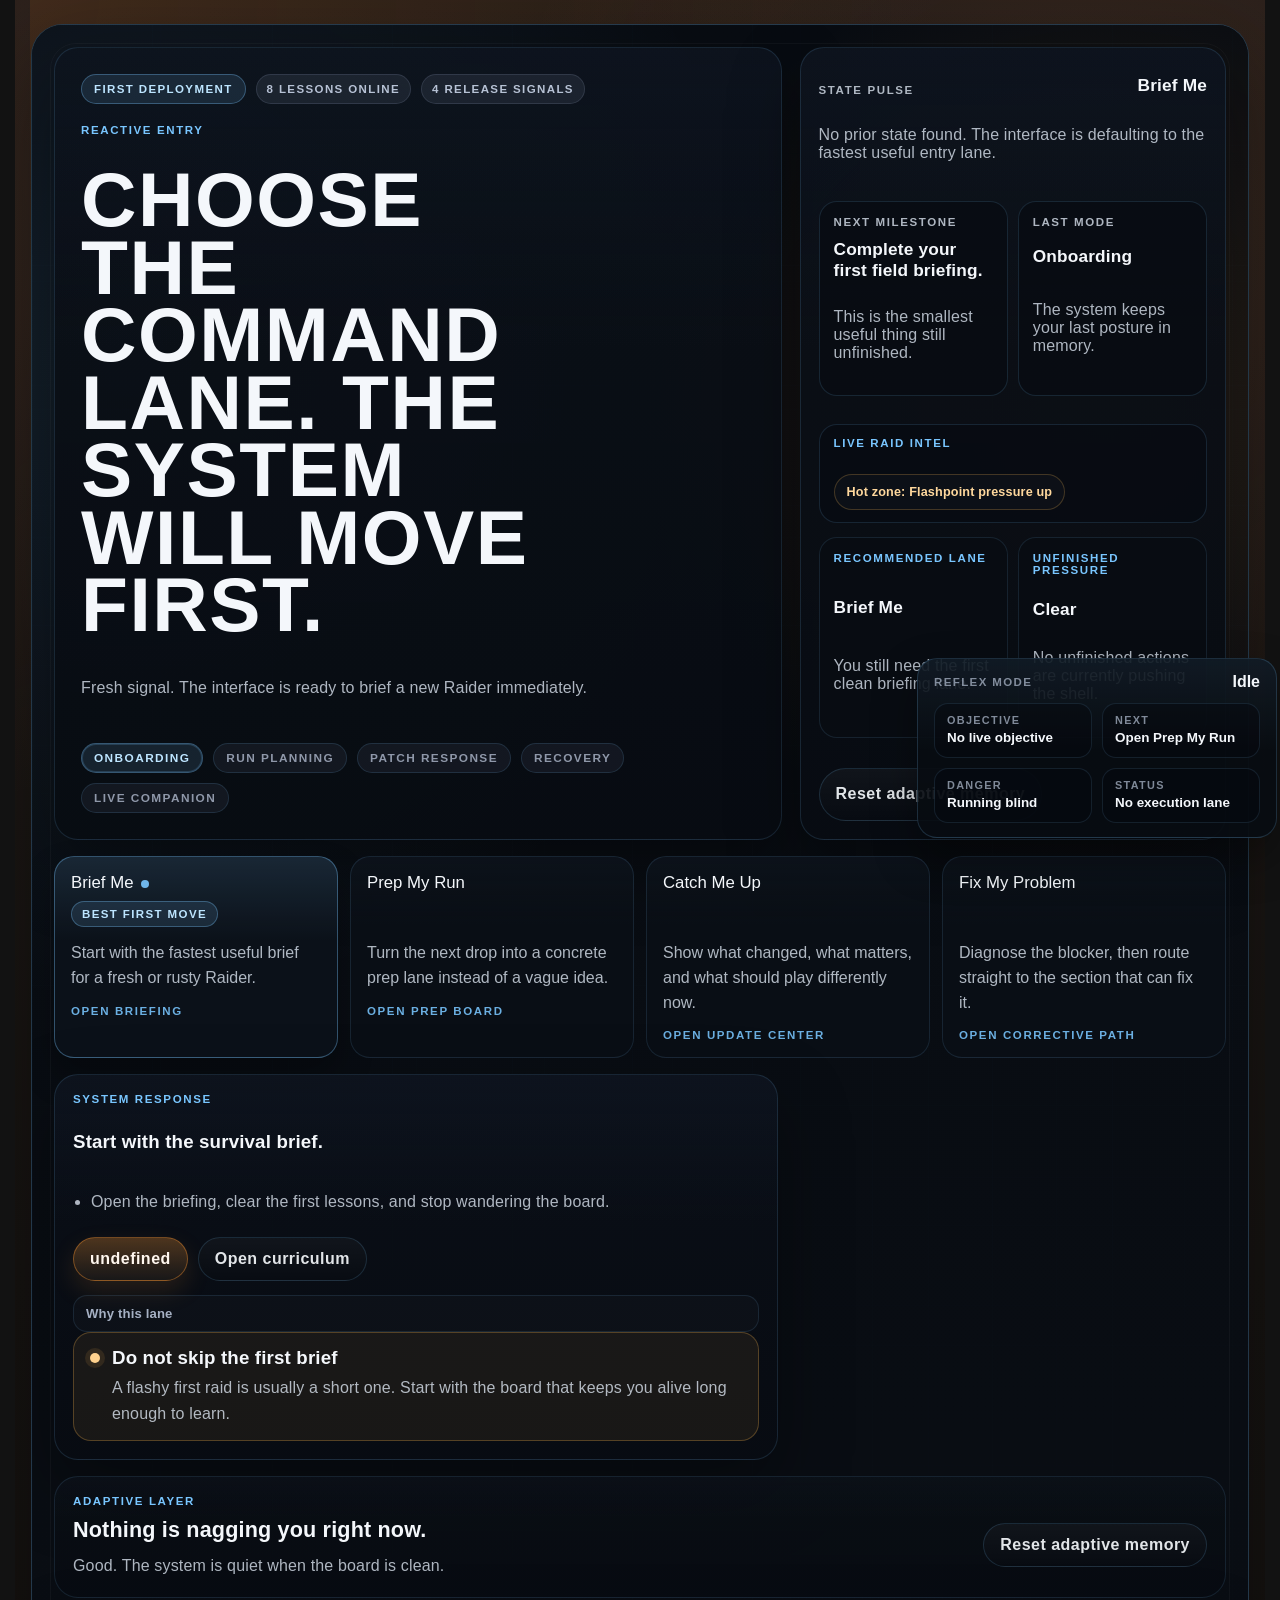
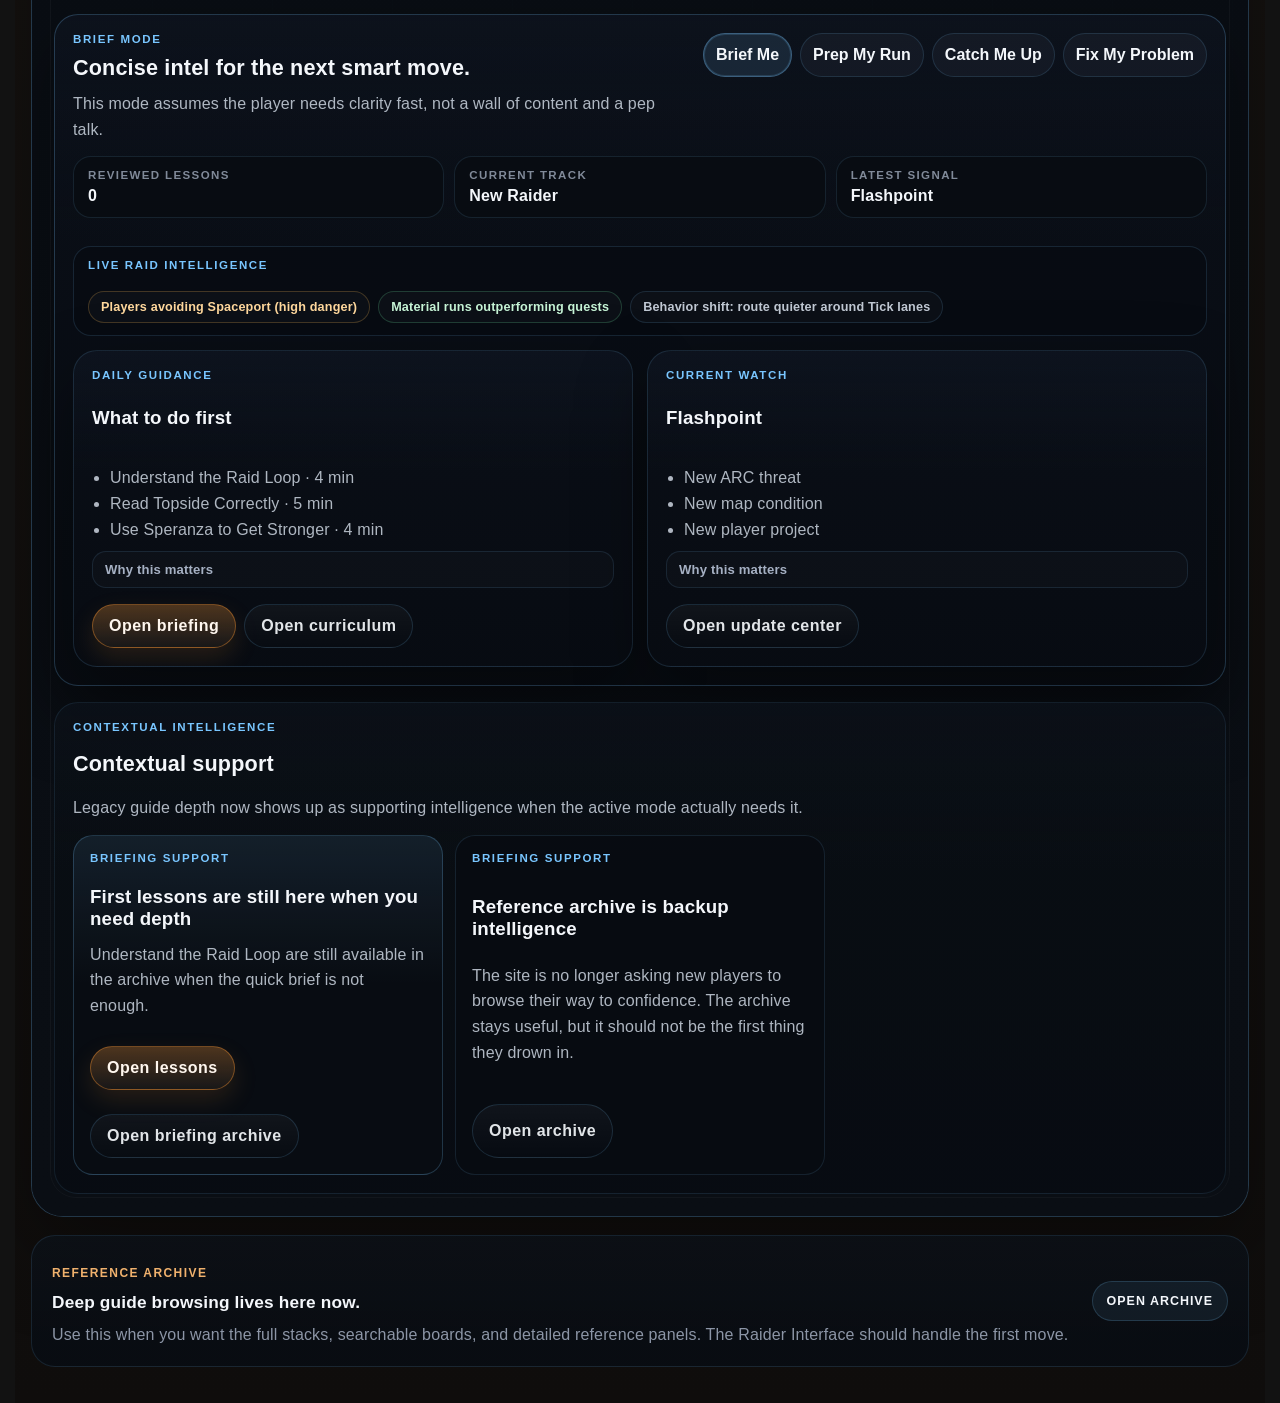
<file: index.html>
<!DOCTYPE html>
<html lang="en">
<head>
  <meta charset="UTF-8">
  <meta name="viewport" content="width=device-width, initial-scale=1, viewport-fit=cover">
  <meta name="description" content="Mobile-friendly ARC Raiders field guide for new Raiders and advanced squads. Learn extraction basics, map conditions, ARC machine threats, and high-level raid planning.">
  <meta name="theme-color" content="#c96b2c">
  <meta property="og:title" content="ARC Raiders Field Guide">
  <meta property="og:description" content="A mobile-friendly onboarding and advanced strategy guide for ARC Raiders players.">
  <meta property="og:type" content="website">
  <title>ARC Raiders Field Guide</title>
  <link rel="icon" href="./assets/arc-signal.svg" type="image/svg+xml">
  <link rel="apple-touch-icon" href="./assets/arc-signal.svg">
  <link rel="manifest" href="./site.webmanifest">
  <link rel="stylesheet" href="./styles.css">
</head>
<body>
  <a class="skip-link" href="#raider-interface-preview-root">Skip to Raider Interface</a>
  <main class="app-shell">
    <section id="raider-interface-shell" class="raider-interface-shell" hidden aria-hidden="true" data-interface-phase="phase-12-launch-hardening">
      <div id="raider-interface-preview-root" class="raider-interface-shell__inner">
        <p class="eyebrow">Raider Interface</p>
        <h2 class="raider-interface-shell__title">Loading tactical interface.</h2>
        <p class="raider-interface-shell__copy">
          If this fallback is still visible, the Raider Interface shell did not finish mounting.
        </p>
      </div>
    </section>

    <section class="reference-archive-shell" aria-label="Reference archive">
      <details id="reference-archive" class="reference-archive">
        <summary class="reference-archive__summary">
          <div>
            <p class="eyebrow">Reference Archive</p>
            <h2 class="reference-archive__title">Deep guide browsing lives here now.</h2>
            <p class="reference-archive__copy">Use this when you want the full stacks, searchable boards, and detailed reference panels. The Raider Interface should handle the first move.</p>
          </div>
          <span class="reference-archive__toggle">Open archive</span>
        </summary>
        <div class="reference-archive__body">
    <section class="panel command-bar">
      <div class="command-top">
        <div>
          <p class="eyebrow">Archive Console</p>
          <h2 class="command-title">Reference access</h2>
        </div>
        <div class="command-actions">
          <button id="share-app" class="hero-button hero-button-secondary" type="button">Share</button>
          <button id="install-app" class="hero-button hero-button-secondary" type="button" hidden>Install app</button>
        </div>
      </div>
      <label class="search-label" for="global-search">Search the guide</label>
      <input id="global-search" class="search-input" type="search" placeholder="Search lessons, quests, materials, and machine intel">
      <div class="quick-links" aria-label="Quick links">
        <a class="quick-link" href="#update-center">Updates</a>
        <a class="quick-link" href="#curriculum">Curriculum</a>
        <a class="quick-link" href="#quest-ops">Quests</a>
        <a class="quick-link" href="#materials-intel">Materials</a>
        <a class="quick-link" href="#machine-intel">Machines</a>
      </div>
      <div class="progress-strip">
        <article class="meta-pill">
          <span class="meta-label">Reviewed lessons</span>
          <strong id="reviewed-count" class="meta-value">0</strong>
        </article>
        <article class="meta-pill">
          <span class="meta-label">Continue from</span>
          <strong id="continue-label" class="meta-value">New Raider</strong>
        </article>
      </div>
    </section>

    <section id="search-results-panel" class="panel search-results-panel" hidden>
      <div class="section-heading">
        <h2>Search Results</h2>
        <p>Jump straight to the part of the guide you need.</p>
      </div>
      <div id="search-results" class="search-results" aria-live="polite"></div>
    </section>

    <section id="update-center" class="update-layout">
      <section class="panel update-spotlight-panel">
        <div class="section-heading">
          <h2>Update Center</h2>
          <p>Track what is officially confirmed, what to prepare before the next content drop, and how this app should evolve after each release.</p>
        </div>
        <div id="update-spotlight" class="update-spotlight" aria-live="polite"></div>
      </section>

      <section class="panel release-list-panel">
        <div class="section-heading">
          <h2>Release Timeline</h2>
          <p>Use this to follow ARC Raiders' current update rhythm and jump into the changes that matter most.</p>
        </div>
        <div id="release-list" class="release-list"></div>
      </section>

      <aside class="panel release-detail-panel">
        <div class="section-heading">
          <h2>Release Detail</h2>
          <p>Officially confirmed highlights, prep notes, and app-update ideas for each release.</p>
        </div>
        <div id="release-detail" class="release-detail" aria-live="polite"></div>
      </aside>
    </section>

    <section class="hero panel">
      <div class="hero-copy">
        <p class="eyebrow">ARC Raiders Learning App</p>
        <h1>Know what to run, what to learn, and what changed.</h1>
        <p class="hero-text">
          Use this guide like a raid console: check the latest update, continue your learning path, and jump straight into quests, materials, or machine intel without hunting through the app.
        </p>
        <div class="hero-actions">
          <a class="hero-button hero-button-primary" href="#curriculum">Continue learning</a>
          <a class="hero-button hero-button-secondary" href="#update-center">View latest update</a>
        </div>
      </div>

      <div class="hero-aside hero-dashboard">
        <section id="hero-update-card" class="hero-card hero-card-accent" aria-live="polite"></section>
        <section id="hero-personal-card" class="hero-card" aria-live="polite"></section>
        <section class="hero-card">
          <span class="hero-card-label">Best next actions</span>
          <div id="hero-task-list" class="hero-task-list" aria-live="polite"></div>
        </section>
      </div>
    </section>

    <section class="status-grid">
      <article class="panel status-card">
        <span class="status-label">Guide tracks</span>
        <strong id="track-count" class="status-value">2</strong>
        <p class="status-copy">Separate routes for onboarding and advanced play.</p>
      </article>
      <article class="panel status-card">
        <span class="status-label">Lessons</span>
        <strong id="lesson-count" class="status-value">8</strong>
        <p class="status-copy">Short, focused teaching modules built for quick review on desktop or mobile.</p>
      </article>
      <article class="panel status-card">
        <span class="status-label">Machine profiles</span>
        <strong id="machine-count" class="status-value">6</strong>
        <p class="status-copy">Threat summaries for common ARC units you should recognize fast.</p>
      </article>
    </section>

    <section id="first-raid-briefing" class="panel briefing">
      <div class="section-heading">
        <h2>First Raid Briefing</h2>
        <p>These are the habits that keep a new Raider alive long enough to learn.</p>
      </div>
      <div id="briefing-list" class="briefing-list" aria-live="polite"></div>
    </section>

    <section id="curriculum" class="curriculum-layout">
      <aside class="panel rail-panel">
        <div class="section-heading">
          <h2>Guide Tracks</h2>
          <p>Switch between the new player route and advanced gameplay route.</p>
        </div>
        <div id="track-list" class="track-list" aria-label="Guide tracks"></div>
      </aside>

      <section class="lesson-column">
        <section id="track-overview" class="panel overview-panel" aria-live="polite"></section>
        <section class="panel">
          <div class="section-heading">
            <h2>Lessons</h2>
            <p>Tap a lesson for the practical breakdown, checks, and field notes.</p>
          </div>
          <div id="lesson-list" class="lesson-list"></div>
        </section>
      </section>

      <aside class="panel detail-panel">
        <div class="section-heading">
          <h2>Lesson Detail</h2>
          <p>Use this panel as your quick-reference board before queueing up.</p>
        </div>
        <div id="lesson-detail" class="lesson-detail" aria-live="polite"></div>
        <button id="mark-reviewed" class="hero-button hero-button-secondary detail-action" type="button">Mark lesson reviewed</button>
      </aside>
    </section>

    <section id="quest-ops" class="quest-layout">
      <section class="panel quest-overview-panel">
        <div class="section-heading">
          <h2>Quest Operations</h2>
          <p>Use this board to understand how ARC Raiders quest systems work and how to finish them efficiently.</p>
        </div>
        <div id="quest-overview" class="quest-overview" aria-live="polite"></div>
      </section>

      <section class="panel quest-list-panel">
        <div class="section-heading">
          <h2>Quest Types</h2>
          <p>Pick a quest type to see the goal, the safest approach, and the common mistake that slows people down.</p>
        </div>
        <div id="quest-list" class="quest-list"></div>
      </section>

      <aside class="panel quest-detail-panel">
        <div class="section-heading">
          <h2>Quest Guide</h2>
          <p>Built from current official public information about ARC Raiders progression systems.</p>
        </div>
        <div id="quest-detail" class="quest-detail" aria-live="polite"></div>
      </aside>
    </section>

    <section id="materials-intel" class="materials-layout">
      <section class="panel materials-overview-panel">
        <div class="section-heading">
          <h2>Crafting Materials Intel</h2>
          <p>Use this section to understand where material types usually come from so you can route for crafting more intentionally.</p>
        </div>
        <div id="materials-overview" class="materials-overview" aria-live="polite"></div>
      </section>

      <section class="panel materials-list-panel">
        <div class="section-heading">
          <h2>Material Families</h2>
          <p>Pick a material family to see where it tends to appear, what map spaces suit it, and how to farm it safely.</p>
        </div>
        <div id="materials-list" class="materials-list"></div>
      </section>

      <aside class="panel materials-detail-panel">
        <div class="section-heading">
          <h2>Material Guide</h2>
          <p>Built from current official public map, workshop, and event information.</p>
        </div>
        <div id="materials-detail" class="materials-detail" aria-live="polite"></div>
      </aside>
    </section>

    <section id="machine-intel" class="intel-grid">
      <section class="panel intel-panel">
        <div class="section-heading">
          <h2>ARC Machine Intel</h2>
          <p>Learn the job each machine does so you can react faster under pressure.</p>
        </div>
        <figure class="section-art-card">
          <img class="section-art" src="./assets/machine-schematic.svg" alt="ARC Raiders-inspired machine schematic graphic">
        </figure>
        <div id="machine-list" class="machine-list"></div>
      </section>

      <section class="panel intel-panel">
        <div class="section-heading">
          <h2>Raid Prep Checklist</h2>
          <p>A simple pre-drop checklist for solo or squad play.</p>
        </div>
        <div id="prep-list" class="prep-list"></div>
      </section>
    </section>

    <footer class="app-footer">
      <span class="footer-item">ARC Raiders Field Guide</span>
      <button id="app-version" class="footer-item footer-button" type="button" aria-haspopup="dialog" aria-controls="changelog-modal">v1.0.0</button>
      <span id="app-updated" class="footer-item">Updated 2026-03-30</span>
      <span class="footer-item">Optimized for desktop and mobile browsers</span>
    </footer>
        </div>
      </details>
    </section>
  </main>

  <button id="back-to-top" class="back-to-top" type="button" aria-label="Back to top">Top</button>
  <div id="modal-backdrop" class="modal-backdrop" hidden></div>
  <section id="changelog-modal" class="modal" role="dialog" aria-modal="true" aria-labelledby="changelog-title" hidden>
    <div class="modal-panel">
      <div class="modal-head">
        <div>
          <p class="eyebrow">Release History</p>
          <h2 id="changelog-title">App changelog</h2>
        </div>
        <button id="close-changelog" class="modal-close" type="button" aria-label="Close changelog">Close</button>
      </div>
      <div id="changelog-list" class="changelog-list" aria-live="polite"></div>
    </div>
  </section>

  <script src="./src/main.js"></script>
  <script type="module" src="./src/raider-interface/entry.js"></script>
</body>
</html>
</file>
<file: styles.css>
:root {
  color-scheme: dark;
  --panel: rgba(24, 20, 18, 0.9);
  --panel-strong: rgba(32, 27, 24, 0.96);
  --line: rgba(244, 196, 139, 0.16);
  --line-strong: rgba(244, 196, 139, 0.3);
  --text: #f6efe7;
  --muted: rgba(246, 239, 231, 0.72);
  --soft: rgba(246, 239, 231, 0.54);
  --accent: #d67530;
  --accent-soft: #f0b16d;
  --signal: #e9dcc8;
  --danger: #ea8b64;
  --shadow: rgba(0, 0, 0, 0.28);
  --display-font: "Arial Black", Impact, Haettenschweiler, "Segoe UI", sans-serif;
  --body-font: "Trebuchet MS", "Segoe UI", sans-serif;
}

* { box-sizing: border-box; }
html { scroll-behavior: smooth; -webkit-text-size-adjust: 100%; scrollbar-gutter: stable both-edges; }

body {
  margin: 0;
  min-height: 100vh;
  font-family: var(--body-font);
  color: var(--text);
  background:
    radial-gradient(circle at top left, rgba(214, 117, 48, 0.18), transparent 28%),
    radial-gradient(circle at 84% 8%, rgba(234, 139, 100, 0.12), transparent 20%),
    linear-gradient(180deg, #211b17 0%, #161311 42%, #0f0d0c 100%);
  letter-spacing: 0.01em;
}

a, button, input, select, textarea { font: inherit; }
button, a, summary, [role="button"] { touch-action: manipulation; }
a { color: inherit; text-decoration: none; }
button { color: inherit; }

.skip-link {
  position: fixed;
  top: 10px;
  left: 10px;
  z-index: 100;
  padding: 10px 14px;
  border-radius: 999px;
  border: 1px solid rgba(121, 198, 255, 0.28);
  background: rgba(7, 11, 17, 0.96);
  color: #f4f7fb;
  transform: translateY(-140%);
  transition: transform 180ms ease;
}

.skip-link:focus {
  transform: translateY(0);
}

.app-shell {
  width: min(1380px, calc(100% - 32px));
  margin: 0 auto;
  padding: 24px 0 36px;
}

.command-bar {
  position: sticky;
  top: 10px;
  z-index: 20;
  padding: 18px;
  margin-bottom: 18px;
}

.command-top,
.command-actions,
.quick-links,
.progress-strip,
.search-result-top {
  display: flex;
  align-items: center;
  justify-content: space-between;
  gap: 12px;
}

.command-title {
  margin: 0;
  font-family: var(--display-font);
  text-transform: uppercase;
}

.command-actions {
  justify-content: flex-end;
  flex-wrap: wrap;
}

.search-label {
  display: block;
  margin: 14px 0 8px;
  color: var(--soft);
  font-size: 0.84rem;
  font-weight: 800;
  letter-spacing: 0.06em;
  text-transform: uppercase;
}

.search-input {
  width: 100%;
  padding: 14px 16px;
  border-radius: 16px;
  border: 1px solid var(--line);
  background: rgba(255, 255, 255, 0.04);
  color: var(--text);
}

.search-input::placeholder {
  color: var(--soft);
}

.quick-links {
  flex-wrap: wrap;
  justify-content: flex-start;
  margin-top: 12px;
}

.quick-link {
  display: inline-flex;
  align-items: center;
  justify-content: center;
  min-height: 38px;
  padding: 0 12px;
  border-radius: 999px;
  border: 1px solid var(--line);
  background: rgba(255, 255, 255, 0.03);
  color: var(--signal);
  font-size: 0.8rem;
  font-weight: 800;
  text-transform: uppercase;
  letter-spacing: 0.06em;
}

.progress-strip {
  flex-wrap: wrap;
  justify-content: flex-start;
  margin-top: 14px;
}

.search-results-panel {
  padding: 20px;
  margin-bottom: 18px;
}

.search-results {
  display: grid;
  gap: 12px;
}

.search-result {
  padding: 16px;
  border-radius: 18px;
  border: 1px solid var(--line);
  background: rgba(255, 255, 255, 0.03);
}

.search-result-title {
  margin: 0;
  font-family: var(--display-font);
  font-size: 1rem;
  text-transform: uppercase;
}

.search-result-type {
  color: var(--accent-soft);
  font-size: 0.78rem;
  font-weight: 800;
  text-transform: uppercase;
  letter-spacing: 0.06em;
}

.search-result-copy {
  margin: 10px 0 0;
  color: var(--muted);
  line-height: 1.55;
}

.search-result-action,
.detail-action {
  margin-top: 12px;
}

.panel {
  background:
    linear-gradient(180deg, rgba(255, 255, 255, 0.02), transparent 28%),
    linear-gradient(180deg, var(--panel), var(--panel-strong));
  border: 1px solid var(--line);
  border-radius: 22px;
  box-shadow: 0 22px 60px var(--shadow);
  backdrop-filter: blur(8px);
}

.hero {
  display: grid;
  grid-template-columns: minmax(0, 1.3fr) minmax(280px, 0.7fr);
  gap: 22px;
  padding: 28px;
  margin-bottom: 20px;
  overflow: hidden;
  position: relative;
  background:
    linear-gradient(135deg, rgba(214, 117, 48, 0.18), transparent 42%),
    linear-gradient(180deg, rgba(44, 36, 31, 0.98), rgba(18, 16, 15, 0.98));
}

.hero::after {
  content: "";
  position: absolute;
  inset: 0;
  background: linear-gradient(120deg, transparent 0 60%, rgba(255, 255, 255, 0.035) 60% 63%, transparent 63% 100%);
  pointer-events: none;
}

.eyebrow, .detail-kicker, .chip-label, .status-label, .hero-card-label {
  text-transform: uppercase;
  letter-spacing: 0.12em;
  font-size: 0.75rem;
  font-weight: 800;
  color: var(--accent-soft);
}

.hero h1, .section-heading h2, .overview-title, .lesson-title, .detail-title, .machine-name {
  margin: 0;
  font-family: var(--display-font);
}

.hero h1 {
  max-width: 11ch;
  font-size: clamp(2.2rem, 6vw, 4.8rem);
  line-height: 0.92;
  text-transform: uppercase;
}

.hero-text, .section-heading p, .overview-copy, .detail-copy, .briefing-copy, .status-copy, .machine-copy, .prep-copy, .lesson-summary, .lesson-meta, .track-summary {
  color: var(--muted);
}

.hero-text {
  max-width: 60ch;
  margin: 16px 0 0;
  font-size: 1rem;
  line-height: 1.6;
}

.hero-actions {
  display: flex;
  flex-wrap: wrap;
  gap: 12px;
  margin-top: 22px;
}

.hero-button, .track-button, .lesson-card, .back-to-top {
  transition: transform 180ms ease, border-color 180ms ease, background 180ms ease, box-shadow 180ms ease;
}

.raider-interface-shell {
  margin-bottom: 18px;
  padding: 0;
  border: 1px solid rgba(122, 160, 208, 0.18);
  border-radius: 30px;
  overflow: clip;
  background:
    linear-gradient(180deg, rgba(7, 10, 15, 0.96), rgba(10, 14, 20, 0.94));
  box-shadow: 0 30px 90px rgba(0, 0, 0, 0.36);
}

.raider-interface-shell__inner {
  position: relative;
}

.raider-interface-shell__title {
  margin: 0;
  font-family: var(--display-font);
  font-size: clamp(1.4rem, 3vw, 2rem);
  text-transform: uppercase;
}

.raider-interface-shell__copy {
  margin: 0;
  max-width: 72ch;
  color: var(--muted);
  line-height: 1.6;
}

.ri-preview {
  position: relative;
  isolation: isolate;
  padding: 22px;
  background:
    radial-gradient(circle at top left, rgba(121, 198, 255, 0.08), transparent 24%),
    radial-gradient(circle at 86% 16%, rgba(201, 122, 43, 0.16), transparent 18%),
    linear-gradient(180deg, rgba(9, 13, 19, 0.98), rgba(7, 10, 15, 0.98));
}

.ri-preview__environment,
.ri-preview::before,
.ri-preview::after {
  content: "";
  position: absolute;
  inset: 0;
  pointer-events: none;
}

.ri-preview__environment {
  background:
    linear-gradient(90deg, rgba(121, 198, 255, 0.06) 1px, transparent 1px),
    linear-gradient(180deg, rgba(121, 198, 255, 0.045) 1px, transparent 1px);
  background-size: 120px 120px;
  mask-image: linear-gradient(180deg, rgba(0, 0, 0, 0.56), transparent 95%);
  opacity: 0.45;
}

.ri-preview::before {
  background:
    linear-gradient(130deg, transparent 0 48%, rgba(255, 255, 255, 0.024) 48% 50%, transparent 50% 100%);
  opacity: 0.8;
}

.ri-preview::after {
  inset: 18px;
  border-radius: 26px;
  border: 1px solid rgba(255, 255, 255, 0.03);
}

.ri-preview__header,
.ri-preview__body {
  position: relative;
  z-index: 1;
}

.ri-preview__header {
  display: grid;
  grid-template-columns: minmax(0, 1.6fr) minmax(280px, 0.7fr);
  gap: 18px;
  align-items: stretch;
}

.ri-preview__body {
  display: grid;
  grid-template-columns: repeat(2, minmax(0, 1fr));
  gap: 16px;
  margin-top: 16px;
}

.ri-preview__main,
.ri-preview__rail,
.ri-tactical-panel {
  min-width: 0;
}

.ri-hero-stack,
.ri-action-rail,
.ri-tactical-panel {
  position: relative;
  overflow: hidden;
  border: 1px solid rgba(122, 160, 208, 0.14);
  border-radius: 24px;
  background:
    linear-gradient(180deg, rgba(15, 22, 33, 0.9), rgba(10, 15, 22, 0.94));
  box-shadow: 0 24px 60px rgba(0, 0, 0, 0.28);
}

.ri-hero-stack {
  padding: 24px;
}

.ri-heading-block {
  display: grid;
  align-content: start;
  gap: 12px;
  max-width: 72ch;
}

.ri-display-title {
  margin: 0;
  max-width: 11ch;
  color: #f4f7fb;
  font-family: Impact, Haettenschweiler, "Arial Narrow Bold", sans-serif;
  font-size: clamp(2.4rem, 6vw, 5.8rem);
  line-height: 0.88;
  text-transform: uppercase;
  letter-spacing: 0.02em;
}

.ri-display-copy,
.ri-command-tile__copy,
.ri-mode-selector__summary,
.ri-warning-callout__body,
.ri-tactical-panel__copy,
.ri-content-map__copy,
.ri-compact-summary__meta,
.ri-readiness-indicator__detail {
  color: rgba(228, 236, 248, 0.76);
  line-height: 1.6;
}

.ri-command-grid {
  display: grid;
  grid-template-columns: minmax(0, 1.2fr) minmax(0, 0.95fr) minmax(0, 0.95fr);
  gap: 12px;
  margin-top: 26px;
}

.ri-command-tile,
.ri-compact-summary,
.ri-readiness-indicator,
.ri-console-chip,
.ri-content-map__item {
  position: relative;
  padding: 16px;
  border: 1px solid rgba(122, 160, 208, 0.14);
  border-radius: 18px;
  background:
    linear-gradient(180deg, rgba(255, 255, 255, 0.018), transparent 28%),
    rgba(8, 12, 18, 0.9);
}

.ri-command-tile[data-tone="ready"],
.ri-readiness-indicator[data-tone="ready"] {
  border-color: rgba(91, 194, 137, 0.34);
}

.ri-command-tile[data-tone="intel"],
.ri-compact-summary[data-tone="intel"],
.ri-readiness-indicator[data-tone="intel"] {
  border-color: rgba(121, 198, 255, 0.28);
}

.ri-command-tile__title,
.ri-warning-callout__title,
.ri-tactical-panel__title,
.ri-rail-title {
  margin: 0;
  color: #f4f7fb;
  font-family: "Segoe UI Semibold", "Segoe UI", sans-serif;
}

.ri-command-tile__title {
  font-size: 1.12rem;
}

.ri-kicker {
  margin: 0 0 10px;
  color: #79c6ff;
  font-size: 0.72rem;
  font-weight: 800;
  letter-spacing: 0.14em;
  text-transform: uppercase;
}

.ri-command-button {
  display: inline-flex;
  align-items: center;
  justify-content: center;
  min-height: 42px;
  margin-top: 16px;
  padding: 0 16px;
  border: 1px solid rgba(121, 198, 255, 0.26);
  border-radius: 999px;
  background:
    linear-gradient(180deg, rgba(255, 255, 255, 0.05), rgba(255, 255, 255, 0)),
    rgba(11, 17, 25, 0.9);
  color: #f4f7fb;
  font-weight: 700;
  letter-spacing: 0.03em;
}

.ri-action-rail {
  display: grid;
  align-content: start;
  gap: 14px;
  padding: 18px;
}

.ri-action-rail__header {
  display: grid;
  gap: 6px;
}

.ri-readiness-grid,
.ri-summary-grid,
.ri-content-map {
  display: grid;
  gap: 10px;
}

.ri-warning-callout {
  display: grid;
  grid-template-columns: auto 1fr;
  gap: 12px;
  padding: 14px 16px;
  border-radius: 18px;
  border: 1px solid rgba(224, 165, 74, 0.3);
  background: rgba(224, 165, 74, 0.08);
}

.ri-warning-callout[data-tone="danger"] {
  border-color: rgba(224, 92, 92, 0.3);
  background: rgba(224, 92, 92, 0.08);
}

.ri-warning-callout__marker {
  width: 10px;
  height: 10px;
  margin-top: 6px;
  border-radius: 999px;
  background: #ffd18d;
  box-shadow: 0 0 0 5px rgba(224, 165, 74, 0.12);
}

.ri-warning-callout[data-tone="danger"] .ri-warning-callout__marker {
  background: #ffb0b0;
  box-shadow: 0 0 0 5px rgba(224, 92, 92, 0.12);
}

.ri-warning-callout__body {
  margin: 6px 0 0;
}

.ri-tactical-panel {
  display: grid;
  gap: 16px;
  padding: 18px;
}

.ri-tactical-panel-emphasis {
  background:
    linear-gradient(135deg, rgba(201, 122, 43, 0.12), transparent 36%),
    linear-gradient(180deg, rgba(15, 22, 33, 0.94), rgba(10, 15, 22, 0.94));
}

.ri-tactical-panel__copy {
  margin: 8px 0 0;
}

.ri-badge-strip,
.ri-mode-rail {
  display: grid;
  gap: 10px;
}

.ri-mode-rail {
  grid-template-columns: repeat(2, minmax(0, 1fr));
}

.ri-mode-selector {
  display: grid;
  gap: 6px;
  padding: 14px;
  border: 1px solid rgba(122, 160, 208, 0.14);
  border-radius: 18px;
  background: rgba(8, 12, 18, 0.72);
  text-align: left;
}

.ri-mode-selector.is-active {
  border-color: rgba(121, 198, 255, 0.4);
  background:
    linear-gradient(180deg, rgba(121, 198, 255, 0.12), transparent 40%),
    rgba(10, 15, 22, 0.88);
}

.ri-mode-selector__label,
.ri-content-map__label,
.ri-console-chip__label,
.ri-compact-summary__label,
.ri-readiness-indicator__label,
.ri-console-surface__stamp {
  color: rgba(191, 203, 223, 0.66);
  font-size: 0.72rem;
  font-weight: 800;
  letter-spacing: 0.12em;
  text-transform: uppercase;
}

.ri-signal-badge {
  display: inline-flex;
  align-items: center;
  justify-content: center;
  min-height: 30px;
  width: fit-content;
  padding: 0 12px;
  border: 1px solid rgba(122, 160, 208, 0.14);
  border-radius: 999px;
  font-size: 0.72rem;
  font-weight: 800;
  letter-spacing: 0.12em;
  text-transform: uppercase;
}

.ri-signal-badge-compact {
  min-height: 26px;
  padding: 0 10px;
}

.ri-signal-badge[data-tone="intel"] {
  color: #bde5ff;
  background: rgba(121, 198, 255, 0.12);
  border-color: rgba(121, 198, 255, 0.32);
}

.ri-signal-badge[data-tone="caution"] {
  color: #ffd18d;
  background: rgba(224, 165, 74, 0.14);
  border-color: rgba(224, 165, 74, 0.3);
}

.ri-signal-badge[data-tone="danger"] {
  color: #ffb0b0;
  background: rgba(224, 92, 92, 0.14);
  border-color: rgba(224, 92, 92, 0.32);
}

.ri-signal-badge[data-tone="ready"] {
  color: #b8f0ca;
  background: rgba(91, 194, 137, 0.14);
  border-color: rgba(91, 194, 137, 0.32);
}

.ri-signal-badge[data-tone="inactive"] {
  color: #b7c2d5;
  background: rgba(118, 132, 155, 0.14);
  border-color: rgba(118, 132, 155, 0.24);
}

.ri-summary-grid {
  grid-template-columns: repeat(2, minmax(0, 1fr));
}

.ri-compact-summary__value,
.ri-readiness-indicator__state,
.ri-content-map__value {
  display: block;
  margin-top: 8px;
  color: #f4f7fb;
  font-size: 1.12rem;
}

.ri-console-surface {
  padding: 16px;
  border: 1px solid rgba(121, 198, 255, 0.18);
  border-radius: 20px;
  background:
    linear-gradient(180deg, rgba(121, 198, 255, 0.06), transparent 34%),
    rgba(7, 11, 17, 0.88);
}

.ri-console-surface__top {
  display: flex;
  flex-wrap: wrap;
  align-items: center;
  justify-content: space-between;
  gap: 10px;
}

.ri-console-surface__grid {
  display: grid;
  grid-template-columns: repeat(3, minmax(0, 1fr));
  gap: 10px;
  margin-top: 12px;
}

.ri-principles-list {
  display: grid;
  gap: 10px;
  padding-left: 18px;
  margin: 0;
  color: rgba(228, 236, 248, 0.76);
}

.ri-content-map__copy {
  margin: 10px 0 0;
}

.ri-command-button:focus-visible,
.ri-mode-selector:focus-visible {
  outline: none;
  box-shadow: 0 0 0 3px rgba(121, 198, 255, 0.26);
}

@media (max-width: 980px) {
  .ri-preview__header,
  .ri-preview__body,
  .ri-command-grid,
  .ri-summary-grid,
  .ri-mode-rail,
  .ri-console-surface__grid {
    grid-template-columns: 1fr;
  }

  .ri-display-title {
    max-width: 14ch;
  }
}

@media (max-width: 760px) {
  .ri-preview {
    padding: 16px;
  }

  .raider-interface-shell {
    border-radius: 24px;
  }

  .ri-hero-stack,
  .ri-action-rail,
  .ri-tactical-panel {
    padding: 16px;
    border-radius: 20px;
  }

  .ri-display-title {
    font-size: clamp(2rem, 10vw, 3.4rem);
  }
}

body[data-raider-interface="entry-live"] .raider-interface-shell {
  border-radius: 32px;
  border-color: rgba(121, 198, 255, 0.18);
}

body[data-raider-interface="entry-live"] .raider-interface-shell__inner {
  position: relative;
  min-height: min(92svh, 980px);
  transition: filter 220ms ease, transform 220ms ease;
}

body[data-raider-interface="entry-live"] .raider-interface-shell[data-current-mode="brief-me"] {
  border-color: rgba(121, 198, 255, 0.24);
}

body[data-raider-interface="entry-live"] .raider-interface-shell[data-current-mode="prep-my-run"] {
  border-color: rgba(91, 194, 137, 0.24);
}

body[data-raider-interface="entry-live"] .raider-interface-shell[data-current-mode="catch-me-up"] {
  border-color: rgba(224, 165, 74, 0.24);
}

body[data-raider-interface="entry-live"] .raider-interface-shell[data-current-mode="fix-my-problem"] {
  border-color: rgba(224, 92, 92, 0.24);
}

.reference-archive-shell {
  margin-top: 16px;
}

.reference-archive {
  border: 1px solid rgba(121, 198, 255, 0.12);
  border-radius: 24px;
  background:
    linear-gradient(180deg, rgba(12, 18, 26, 0.72), rgba(8, 12, 18, 0.92));
  overflow: clip;
}

.reference-archive__summary {
  display: grid;
  grid-template-columns: minmax(0, 1fr) auto;
  gap: 16px;
  align-items: center;
  padding: 18px 20px;
  cursor: pointer;
  list-style: none;
}

.reference-archive__summary::-webkit-details-marker {
  display: none;
}

.reference-archive__title {
  margin: 4px 0 0;
  color: #f4f7fb;
  font-family: "Segoe UI Semibold", "Segoe UI", sans-serif;
  font-size: 1.08rem;
}

.reference-archive__copy {
  margin: 10px 0 0;
  color: rgba(191, 203, 223, 0.72);
  line-height: 1.55;
}

.reference-archive__toggle {
  display: inline-flex;
  align-items: center;
  justify-content: center;
  min-height: 40px;
  padding: 0 14px;
  border-radius: 999px;
  border: 1px solid rgba(121, 198, 255, 0.18);
  background: rgba(121, 198, 255, 0.08);
  color: #f4f7fb;
  font-size: 0.78rem;
  font-weight: 800;
  letter-spacing: 0.08em;
  text-transform: uppercase;
}

.reference-archive__summary:focus-visible {
  outline: none;
  box-shadow: inset 0 0 0 2px rgba(121, 198, 255, 0.24);
}

.reference-archive[open] .reference-archive__toggle {
  background: rgba(201, 122, 43, 0.14);
  border-color: rgba(201, 122, 43, 0.26);
}

.reference-archive__body {
  display: grid;
  gap: 18px;
  padding: 0 18px 18px;
}

body[data-raider-interface="entry-live"] .reference-archive__body > * {
  opacity: 0.78;
  content-visibility: auto;
  contain-intrinsic-size: 360px;
}

body[data-raider-interface="entry-live"] .reference-archive[open] .reference-archive__body > * {
  opacity: 1;
}

.ri-entry-screen {
  position: relative;
  min-height: inherit;
  padding: 22px;
  overflow: hidden;
  background:
    radial-gradient(circle at 8% 12%, rgba(121, 198, 255, 0.1), transparent 24%),
    radial-gradient(circle at 88% 14%, rgba(201, 122, 43, 0.16), transparent 18%),
    linear-gradient(180deg, rgba(8, 12, 18, 0.98), rgba(10, 14, 20, 0.98));
}

.ri-entry-screen::before,
.ri-entry-screen::after {
  content: "";
  position: absolute;
  inset: 0;
  pointer-events: none;
}

.ri-entry-screen::before {
  background:
    linear-gradient(90deg, rgba(121, 198, 255, 0.045) 1px, transparent 1px),
    linear-gradient(180deg, rgba(121, 198, 255, 0.035) 1px, transparent 1px);
  background-size: 128px 128px;
  opacity: 0.32;
  mask-image: linear-gradient(180deg, rgba(0, 0, 0, 0.72), transparent 100%);
  animation: ri-grid-drift 16s linear infinite;
}

.ri-entry-screen::after {
  inset: 18px;
  border: 1px solid rgba(255, 255, 255, 0.035);
  border-radius: 26px;
  animation: ri-surface-wake 620ms cubic-bezier(0.2, 0.9, 0.2, 1) both;
}

.ri-entry-screen__header,
.ri-entry-screen__commands,
.ri-entry-screen__response {
  position: relative;
  z-index: 1;
}

.ri-system-feedback {
  position: relative;
  z-index: 2;
  display: grid;
  grid-template-columns: auto minmax(0, 1fr);
  gap: 14px;
  align-items: center;
  margin-bottom: 16px;
  padding: 14px 16px;
  border-radius: 22px;
  border: 1px solid rgba(121, 198, 255, 0.18);
  background:
    linear-gradient(180deg, rgba(18, 27, 41, 0.24), transparent 36%),
    rgba(9, 13, 19, 0.9);
  animation: ri-feedback-in 240ms cubic-bezier(0.2, 0.9, 0.2, 1) both;
}

.ri-system-feedback[data-tone="ready"] { border-color: rgba(91, 194, 137, 0.32); }
.ri-system-feedback[data-tone="caution"] { border-color: rgba(224, 165, 74, 0.34); }
.ri-system-feedback[data-tone="danger"] { border-color: rgba(224, 92, 92, 0.34); }

.ri-system-feedback__signal {
  width: 12px;
  height: 12px;
  border-radius: 999px;
  background: #79c6ff;
  box-shadow: 0 0 0 0 rgba(121, 198, 255, 0.36);
  animation: ri-signal-pulse 1.6s ease-out infinite;
}

.ri-system-feedback[data-tone="ready"] .ri-system-feedback__signal { background: #5bc289; }
.ri-system-feedback[data-tone="caution"] .ri-system-feedback__signal { background: #e0a54a; }
.ri-system-feedback[data-tone="danger"] .ri-system-feedback__signal { background: #e05c5c; }

.ri-system-feedback__copy {
  display: grid;
  gap: 6px;
}

.ri-entry-screen__header {
  display: grid;
  grid-template-columns: minmax(0, 1.45fr) minmax(320px, 0.85fr);
  gap: 18px;
  align-items: stretch;
}

.ri-entry-screen__intro,
.ri-entry-screen__stateboard,
.ri-tactical-panel,
.ri-blocker-rail {
  border: 1px solid rgba(121, 198, 255, 0.14);
  border-radius: 24px;
  background:
    linear-gradient(180deg, rgba(18, 27, 41, 0.34), transparent 38%),
    linear-gradient(180deg, rgba(11, 16, 24, 0.92), rgba(8, 12, 18, 0.94));
  box-shadow: 0 28px 70px rgba(0, 0, 0, 0.34);
}

.ri-entry-screen__intro {
  display: grid;
  align-content: space-between;
  gap: 20px;
  padding: 26px;
}

.ri-entry-screen__badges,
.ri-entry-screen__modebar,
.ri-response-actions,
.ri-blocker-rail__chips {
  display: flex;
  flex-wrap: wrap;
  gap: 10px;
}

.ri-entry-screen__modebar {
  margin-top: 6px;
}

.ri-mode-chip {
  display: inline-flex;
  align-items: center;
  min-height: 30px;
  padding: 0 12px;
  border-radius: 999px;
  border: 1px solid rgba(121, 198, 255, 0.14);
  background: rgba(118, 132, 155, 0.1);
  color: rgba(191, 203, 223, 0.72);
  font-size: 0.74rem;
  font-weight: 800;
  letter-spacing: 0.12em;
  text-transform: uppercase;
}

.ri-mode-chip.is-active {
  border-color: rgba(121, 198, 255, 0.32);
  background: rgba(121, 198, 255, 0.12);
  color: #bde5ff;
  box-shadow: inset 0 0 0 1px rgba(121, 198, 255, 0.18);
}

.ri-entry-screen__stateboard {
  display: grid;
  gap: 14px;
  padding: 18px;
}

.ri-stateboard__top {
  display: flex;
  align-items: end;
  justify-content: space-between;
  gap: 12px;
}

.ri-stateboard__label,
.ri-stateboard__copy,
.ri-context-module__label,
.ri-context-module__copy,
.ri-command-trigger__target,
.ri-blocker-rail__title,
.ri-command-trigger__copy {
  color: rgba(228, 236, 248, 0.76);
}

.ri-stateboard__label,
.ri-context-module__label,
.ri-command-trigger__target {
  font-size: 0.72rem;
  font-weight: 800;
  letter-spacing: 0.14em;
  text-transform: uppercase;
}

.ri-stateboard__value,
.ri-context-module__value {
  color: #f4f7fb;
  font-family: "Segoe UI Semibold", "Segoe UI", sans-serif;
  font-size: 1.08rem;
}

.ri-context-grid {
  display: grid;
  grid-template-columns: repeat(2, minmax(0, 1fr));
  gap: 10px;
}

.ri-context-module {
  display: grid;
  gap: 8px;
  padding: 14px;
  border-radius: 18px;
  border: 1px solid rgba(121, 198, 255, 0.14);
  background: rgba(8, 12, 18, 0.78);
  transition: transform 180ms ease, border-color 180ms ease, background 180ms ease;
}

.ri-context-module[data-tone="ready"] { border-color: rgba(91, 194, 137, 0.34); }
.ri-context-module[data-tone="caution"] { border-color: rgba(224, 165, 74, 0.34); }
.ri-context-module[data-tone="danger"] { border-color: rgba(224, 92, 92, 0.34); }

.ri-entry-screen__commands {
  position: relative;
  z-index: 1;
  margin-top: 16px;
}

.ri-command-matrix {
  display: grid;
  grid-template-columns: repeat(4, minmax(0, 1fr));
  gap: 12px;
}

.ri-command-trigger {
  display: grid;
  gap: 14px;
  align-content: start;
  min-height: 180px;
  padding: 16px;
  border: 1px solid rgba(121, 198, 255, 0.12);
  border-radius: 20px;
  background:
    linear-gradient(180deg, rgba(18, 27, 41, 0.28), transparent 34%),
    rgba(10, 15, 22, 0.94);
  text-align: left;
  transition:
    transform 180ms ease,
    border-color 180ms ease,
    background 180ms ease,
    box-shadow 180ms ease,
    filter 180ms ease;
  will-change: transform;
}

.ri-command-trigger:hover,
.ri-command-trigger:focus-visible,
.ri-command-trigger.is-active {
  border-color: rgba(121, 198, 255, 0.36);
  background:
    linear-gradient(180deg, rgba(121, 198, 255, 0.12), transparent 42%),
    rgba(12, 18, 27, 0.96);
  box-shadow: 0 18px 34px rgba(0, 0, 0, 0.26);
  transform: translateY(-2px);
}

.ri-command-trigger:active {
  transform: translateY(0) scale(0.988);
}

.ri-command-trigger[data-state="active"] .ri-command-trigger__label::after {
  content: "";
  display: inline-block;
  width: 8px;
  height: 8px;
  margin-left: 8px;
  border-radius: 999px;
  background: rgba(121, 198, 255, 0.9);
  box-shadow: 0 0 0 0 rgba(121, 198, 255, 0.36);
  animation: ri-signal-pulse 1.6s ease-out infinite;
}

.ri-command-trigger__top {
  display: grid;
  gap: 8px;
}

.ri-command-trigger__label {
  color: #f4f7fb;
  font-family: "Segoe UI Semibold", "Segoe UI", sans-serif;
  font-size: 1.05rem;
}

.ri-command-trigger__badges {
  display: flex;
  flex-wrap: wrap;
  gap: 8px;
  min-height: 26px;
}

.ri-command-trigger__copy {
  margin: 0;
  line-height: 1.55;
}

.ri-command-trigger__target {
  color: rgba(121, 198, 255, 0.88);
}

.ri-entry-screen__response {
  display: grid;
  grid-template-columns: minmax(0, 1.25fr) minmax(260px, 0.75fr);
  gap: 14px;
  margin-top: 16px;
}

.ri-adaptive-summary {
  display: grid;
  grid-template-columns: repeat(2, minmax(0, 1fr));
  gap: 10px;
}

.ri-adaptive-summary__card,
.ri-adaptive-card {
  display: grid;
  gap: 10px;
  padding: 14px;
  border-radius: 18px;
  border: 1px solid rgba(121, 198, 255, 0.12);
  background: rgba(9, 13, 19, 0.82);
  transition: transform 180ms ease, border-color 180ms ease, background 180ms ease, opacity 180ms ease;
}

.ri-stateboard__actions {
  display: flex;
  flex-wrap: wrap;
  gap: 10px;
}

.ri-live-intel-strip {
  display: grid;
  gap: 10px;
  margin-top: 14px;
  padding: 12px 14px;
  border: 1px solid rgba(121, 198, 255, 0.14);
  border-radius: 18px;
  background: rgba(8, 12, 18, 0.58);
}

.ri-live-intel-strip__items {
  display: flex;
  flex-wrap: wrap;
  gap: 8px;
}

.ri-live-intel-pill {
  display: inline-flex;
  align-items: center;
  min-height: 32px;
  padding: 0 12px;
  border-radius: 999px;
  border: 1px solid rgba(121, 198, 255, 0.14);
  background: rgba(255, 255, 255, 0.025);
  color: rgba(228, 236, 248, 0.84);
  font-size: 0.79rem;
  font-weight: 700;
  line-height: 1.2;
}

.ri-live-intel-pill[data-tone="ready"] {
  border-color: rgba(91, 194, 137, 0.26);
  color: #c6f4d6;
}

.ri-live-intel-pill[data-tone="caution"] {
  border-color: rgba(224, 165, 74, 0.26);
  color: #ffd89d;
}

.ri-live-intel-pill[data-tone="danger"] {
  border-color: rgba(224, 92, 92, 0.26);
  color: #ffbeb2;
}

.ri-adaptive-strip {
  position: relative;
  z-index: 1;
  display: grid;
  gap: 16px;
  margin-top: 16px;
  padding: 18px;
  border: 1px solid rgba(121, 198, 255, 0.12);
  border-radius: 24px;
  background:
    linear-gradient(180deg, rgba(18, 27, 41, 0.18), transparent 34%),
    linear-gradient(180deg, rgba(10, 14, 20, 0.9), rgba(8, 12, 18, 0.94));
}

.ri-adaptive-strip-empty {
  grid-template-columns: minmax(0, 1fr) auto;
  align-items: center;
}

.ri-adaptive-grid {
  display: grid;
  grid-template-columns: repeat(3, minmax(0, 1fr));
  gap: 12px;
}

.ri-adaptive-card[data-tone="ready"] { border-color: rgba(91, 194, 137, 0.34); }
.ri-adaptive-card[data-tone="caution"] { border-color: rgba(224, 165, 74, 0.34); }
.ri-adaptive-card[data-tone="danger"] { border-color: rgba(224, 92, 92, 0.34); }
.ri-adaptive-card[data-tone="intel"] { border-color: rgba(121, 198, 255, 0.28); }
.ri-adaptive-card[data-tone="inactive"] { border-color: rgba(118, 132, 155, 0.24); }

.ri-adaptive-card__top {
  display: flex;
  justify-content: space-between;
  align-items: start;
  gap: 12px;
}

.ri-icon-action {
  display: inline-flex;
  align-items: center;
  justify-content: center;
  min-width: 44px;
  min-height: 44px;
  padding: 0 10px;
  border: 0;
  background: transparent;
  color: rgba(191, 203, 223, 0.76);
  font-size: 0.76rem;
  font-weight: 700;
  cursor: pointer;
}

.ri-icon-action:hover,
.ri-icon-action:focus-visible {
  color: #f4f7fb;
}

.ri-adaptive-card:hover,
.ri-adaptive-card:focus-within,
.ri-support-card:hover,
.ri-support-card:focus-within,
.ri-mode-indicator:hover,
.ri-live-companion__card:hover {
  transform: translateY(-2px);
}

.ri-support-shell {
  position: relative;
  z-index: 1;
  display: grid;
  gap: 14px;
  margin-top: 16px;
  padding: 18px;
  border: 1px solid rgba(121, 198, 255, 0.1);
  border-radius: 24px;
  background:
    linear-gradient(180deg, rgba(18, 27, 41, 0.18), transparent 34%),
    linear-gradient(180deg, rgba(10, 14, 20, 0.9), rgba(8, 12, 18, 0.94));
}

.ri-support-shell__intro {
  display: grid;
  gap: 8px;
}

.ri-support-grid {
  display: grid;
  grid-template-columns: repeat(3, minmax(0, 1fr));
  gap: 12px;
}

.ri-support-card {
  display: grid;
  gap: 12px;
  padding: 16px;
  border-radius: 20px;
  border: 1px solid rgba(121, 198, 255, 0.12);
  background: rgba(8, 12, 18, 0.8);
}

.ri-support-card-emphasis {
  border-color: rgba(121, 198, 255, 0.22);
  background:
    linear-gradient(180deg, rgba(121, 198, 255, 0.1), transparent 44%),
    rgba(9, 13, 19, 0.9);
}

.ri-mode-shell {
  position: relative;
  z-index: 1;
  display: grid;
  gap: 14px;
  margin-top: 16px;
  padding: 18px;
  border: 1px solid rgba(121, 198, 255, 0.14);
  border-radius: 24px;
  background:
    linear-gradient(180deg, rgba(18, 27, 41, 0.24), transparent 34%),
    linear-gradient(180deg, rgba(11, 16, 24, 0.92), rgba(8, 12, 18, 0.96));
  box-shadow: 0 28px 70px rgba(0, 0, 0, 0.34);
  animation: ri-panel-slide 260ms cubic-bezier(0.2, 0.9, 0.2, 1) both;
  transform-origin: top center;
}

.ri-mode-shell[data-mode="brief-me"] { border-color: rgba(121, 198, 255, 0.24); }
.ri-mode-shell[data-mode="prep-my-run"] { border-color: rgba(91, 194, 137, 0.24); }
.ri-mode-shell[data-mode="catch-me-up"] { border-color: rgba(224, 165, 74, 0.24); }
.ri-mode-shell[data-mode="fix-my-problem"] { border-color: rgba(224, 92, 92, 0.24); }

.ri-mode-shell__header {
  display: grid;
  grid-template-columns: minmax(0, 1fr) auto;
  gap: 16px;
  align-items: start;
}

.ri-mode-shell__title {
  margin: 0;
  color: #f4f7fb;
  font-family: "Segoe UI Semibold", "Segoe UI", sans-serif;
  font-size: 1.35rem;
}

.ri-mode-shell__copy {
  margin: 10px 0 0;
  color: rgba(228, 236, 248, 0.76);
  line-height: 1.6;
}

.ri-mode-shell__switcher,
.ri-mode-actions {
  display: flex;
  flex-wrap: wrap;
  gap: 8px;
}

.ri-mode-indicator-confidence {
  align-content: start;
}

.ri-mode-indicator__detail {
  margin-top: 4px;
  color: rgba(191, 203, 223, 0.7);
  font-size: 0.78rem;
  line-height: 1.35;
}

.ri-mode-switch {
  display: inline-flex;
  align-items: center;
  justify-content: center;
  min-height: 44px;
  padding: 0 12px;
  border-radius: 999px;
  border: 1px solid rgba(121, 198, 255, 0.14);
  background: rgba(118, 132, 155, 0.08);
  color: #f4f7fb;
  font-weight: 700;
}

.ri-mode-switch.is-active,
.ri-mode-switch:hover,
.ri-mode-switch:focus-visible {
  border-color: rgba(121, 198, 255, 0.36);
  background: rgba(121, 198, 255, 0.12);
  box-shadow: inset 0 0 0 1px rgba(121, 198, 255, 0.16);
}

.ri-mode-shell[data-mode="prep-my-run"] .ri-mode-switch.is-active {
  border-color: rgba(91, 194, 137, 0.38);
  background: rgba(91, 194, 137, 0.12);
}

.ri-mode-shell[data-mode="catch-me-up"] .ri-mode-switch.is-active {
  border-color: rgba(224, 165, 74, 0.38);
  background: rgba(224, 165, 74, 0.12);
}

.ri-mode-shell[data-mode="fix-my-problem"] .ri-mode-switch.is-active {
  border-color: rgba(224, 92, 92, 0.38);
  background: rgba(224, 92, 92, 0.12);
}

.ri-mode-shell__indicators {
  display: grid;
  grid-template-columns: repeat(3, minmax(0, 1fr));
  gap: 10px;
}

.ri-mode-indicator {
  display: grid;
  gap: 6px;
  padding: 12px 14px;
  border-radius: 18px;
  border: 1px solid rgba(121, 198, 255, 0.12);
  background: rgba(8, 12, 18, 0.76);
}

.ri-mode-indicator__label {
  color: rgba(191, 203, 223, 0.66);
  font-size: 0.72rem;
  font-weight: 800;
  letter-spacing: 0.12em;
  text-transform: uppercase;
}

.ri-mode-indicator__value {
  color: #f4f7fb;
  font-size: 1rem;
}

.ri-mode-shell__body {
  display: grid;
  gap: 14px;
}

.ri-mode-layout--brief,
.ri-mode-layout--delta {
  grid-template-columns: repeat(2, minmax(0, 1fr));
}

.ri-mode-layout--prep {
  grid-template-columns: minmax(0, 1.15fr) minmax(300px, 0.85fr);
}

.ri-mode-layout--repair {
  grid-template-columns: minmax(320px, 0.9fr) minmax(0, 1.1fr);
}

.ri-fix-layout {
  display: grid;
  grid-template-columns: minmax(260px, 0.8fr) minmax(0, 1.15fr) minmax(240px, 0.75fr);
  gap: 14px;
}

.ri-catchup-layout {
  display: grid;
  grid-template-columns: minmax(0, 1.2fr) minmax(260px, 0.72fr);
  gap: 14px;
}

.ri-fix-selector,
.ri-fix-diagnosis,
.ri-fix-sidecar {
  display: grid;
  gap: 12px;
}

.ri-catchup-main,
.ri-catchup-sidecar,
.ri-delta-stack,
.ri-delta-state-list {
  display: grid;
  gap: 12px;
}

.ri-fix-selector__title,
.ri-fix-card__title {
  margin: 0;
  color: #f4f7fb;
  font-family: "Segoe UI Semibold", "Segoe UI", sans-serif;
}

.ri-fix-selector__chips,
.ri-fix-followup__options,
.ri-fix-actions,
.ri-saved-fixes {
  display: flex;
  flex-wrap: wrap;
  gap: 10px;
}

.ri-fix-chip,
.ri-fix-option,
.ri-saved-fix {
  display: inline-flex;
  align-items: center;
  justify-content: center;
  min-height: 44px;
  padding: 0 14px;
  border-radius: 999px;
  border: 1px solid rgba(224, 92, 92, 0.18);
  background: rgba(224, 92, 92, 0.08);
  color: #f4f7fb;
  font-weight: 700;
}

.ri-fix-chip.is-active,
.ri-fix-chip:hover,
.ri-fix-chip:focus-visible,
.ri-fix-option.is-active,
.ri-fix-option:hover,
.ri-fix-option:focus-visible {
  border-color: rgba(224, 92, 92, 0.38);
  background: rgba(224, 92, 92, 0.16);
}

.ri-fix-followup {
  display: grid;
  gap: 10px;
  padding: 14px;
  border-radius: 18px;
  border: 1px solid rgba(224, 92, 92, 0.14);
  background: rgba(8, 12, 18, 0.74);
}

.ri-fix-followup__label,
.ri-fix-pair__label {
  color: rgba(191, 203, 223, 0.66);
  font-size: 0.72rem;
  font-weight: 800;
  letter-spacing: 0.12em;
  text-transform: uppercase;
}

.ri-fix-card {
  display: grid;
  gap: 12px;
  padding: 16px;
  border: 1px solid rgba(224, 92, 92, 0.14);
  border-radius: 20px;
  background:
    linear-gradient(180deg, rgba(224, 92, 92, 0.08), transparent 34%),
    rgba(8, 12, 18, 0.88);
}

.ri-why-died-card {
  gap: 16px;
  border-color: rgba(255, 118, 92, 0.34);
  background:
    linear-gradient(180deg, rgba(255, 118, 92, 0.16), transparent 28%),
    linear-gradient(135deg, rgba(255, 255, 255, 0.04), transparent 48%),
    rgba(8, 12, 18, 0.96);
}

.ri-why-died-card__header {
  display: flex;
  flex-wrap: wrap;
  align-items: flex-start;
  justify-content: space-between;
  gap: 12px;
}

.ri-why-died-card__title {
  margin: 0;
  color: #fff3ec;
  font-family: var(--display-font);
  font-size: clamp(1.5rem, 4vw, 2.1rem);
  line-height: 0.94;
  text-transform: uppercase;
}

.ri-why-died-card__stamp {
  display: inline-flex;
  align-items: center;
  justify-content: center;
  min-height: 30px;
  padding: 0 12px;
  border: 1px solid rgba(255, 164, 130, 0.3);
  border-radius: 999px;
  background: rgba(255, 118, 92, 0.12);
  color: #ffd8cb;
  font-size: 0.72rem;
  font-weight: 800;
  letter-spacing: 0.12em;
  text-transform: uppercase;
}

.ri-why-died-card__grid {
  display: grid;
  grid-template-columns: repeat(2, minmax(0, 1fr));
  gap: 10px;
}

.ri-why-died-card__item {
  display: grid;
  gap: 6px;
  padding: 12px;
  border: 1px solid rgba(255, 118, 92, 0.16);
  border-radius: 16px;
  background: rgba(255, 255, 255, 0.025);
}

.ri-why-died-card__label {
  color: rgba(255, 199, 180, 0.8);
  font-size: 0.72rem;
  font-weight: 800;
  letter-spacing: 0.12em;
  text-transform: uppercase;
}

.ri-why-died-card__value {
  color: #fff3ec;
  font-size: 0.98rem;
  line-height: 1.35;
}

.ri-why-died-card__actions {
  margin-top: 0;
}

.ri-delta-card,
.ri-delta-spotlight,
.ri-catchup-empty {
  display: grid;
  gap: 12px;
  padding: 16px;
  border: 1px solid rgba(224, 165, 74, 0.16);
  border-radius: 20px;
  background:
    linear-gradient(180deg, rgba(224, 165, 74, 0.08), transparent 36%),
    rgba(8, 12, 18, 0.9);
  transition: transform 180ms ease, border-color 180ms ease, background 180ms ease, opacity 180ms ease;
}

.ri-delta-spotlight {
  border-color: rgba(224, 165, 74, 0.34);
  background:
    linear-gradient(180deg, rgba(224, 165, 74, 0.14), transparent 44%),
    rgba(9, 13, 19, 0.94);
}

.ri-delta-card[data-impact="high"],
.ri-delta-spotlight[data-impact="high"] {
  border-color: rgba(224, 165, 74, 0.42);
}

.ri-delta-card__meta,
.ri-delta-pills,
.ri-delta-actions,
.ri-delta-points {
  display: flex;
  flex-wrap: wrap;
  gap: 10px;
}

.ri-delta-card__meta {
  align-items: center;
  justify-content: space-between;
}

.ri-delta-pill {
  display: inline-flex;
  align-items: center;
  justify-content: center;
  min-height: 28px;
  padding: 0 10px;
  border-radius: 999px;
  border: 1px solid rgba(224, 165, 74, 0.18);
  background: rgba(224, 165, 74, 0.08);
  color: #f4f7fb;
  font-size: 0.72rem;
  font-weight: 800;
  letter-spacing: 0.08em;
  text-transform: uppercase;
}

.ri-delta-pill.is-new {
  border-color: rgba(224, 165, 74, 0.34);
  background: rgba(224, 165, 74, 0.16);
  animation: ri-pill-pulse 1.8s ease-out infinite;
}

.ri-delta-card.is-reviewed {
  opacity: 0.82;
  border-color: rgba(121, 198, 255, 0.14);
}

.ri-delta-card.is-reviewed .ri-delta-pill:first-child {
  border-color: rgba(91, 194, 137, 0.3);
  background: rgba(91, 194, 137, 0.12);
}

.ri-delta-state {
  display: grid;
  gap: 6px;
  padding: 12px 14px;
  border-radius: 16px;
  border: 1px solid rgba(224, 165, 74, 0.14);
  background: rgba(8, 12, 18, 0.74);
}

.ri-delta-state__label {
  color: rgba(191, 203, 223, 0.66);
  font-size: 0.72rem;
  font-weight: 800;
  letter-spacing: 0.12em;
  text-transform: uppercase;
}

.ri-live-companion {
  position: fixed;
  right: 18px;
  bottom: 18px;
  z-index: 40;
  display: grid;
  justify-items: end;
  gap: 10px;
  pointer-events: none;
}

.ri-live-companion__toggle,
.ri-live-companion__panel {
  pointer-events: auto;
}

.ri-live-companion__toggle {
  display: grid;
  gap: 12px;
  min-width: min(360px, calc(100vw - 28px));
  padding: 14px 16px;
  border-radius: 20px;
  border: 1px solid rgba(121, 198, 255, 0.18);
  background:
    linear-gradient(180deg, rgba(121, 198, 255, 0.08), transparent 52%),
    rgba(8, 12, 18, 0.92);
  color: #f4f7fb;
  text-align: left;
  box-shadow: 0 20px 44px rgba(0, 0, 0, 0.34);
  transition: transform 180ms ease, border-color 180ms ease, box-shadow 180ms ease, background 180ms ease;
  position: relative;
}

.ri-live-companion__toggle:hover,
.ri-live-companion__toggle:focus-visible {
  transform: translateY(-2px);
  border-color: rgba(121, 198, 255, 0.32);
}

.ri-live-companion[data-has-plan="true"] .ri-live-companion__toggle::after {
  content: "";
  position: absolute;
  inset: -1px;
  border-radius: 20px;
  border: 1px solid rgba(91, 194, 137, 0.22);
  opacity: 0.8;
  animation: ri-plan-ready 2.2s ease-out infinite;
  pointer-events: none;
}

.ri-live-companion__toggle-label {
  color: rgba(191, 203, 223, 0.66);
  font-size: 0.72rem;
  font-weight: 800;
  letter-spacing: 0.12em;
  text-transform: uppercase;
}

.ri-live-companion__toggle-value,
.ri-live-companion__title {
  color: #f4f7fb;
  font-family: "Segoe UI Semibold", "Segoe UI", sans-serif;
}

.ri-reflex-mode__compact-top {
  display: flex;
  align-items: center;
  justify-content: space-between;
  gap: 12px;
}

.ri-reflex-mode__compact-grid {
  display: grid;
  grid-template-columns: repeat(2, minmax(0, 1fr));
  gap: 10px;
}

.ri-reflex-mode__metric {
  display: grid;
  gap: 4px;
  padding: 10px 12px;
  border-radius: 14px;
  border: 1px solid rgba(121, 198, 255, 0.12);
  background: rgba(5, 9, 14, 0.44);
  text-align: left;
}

.ri-reflex-mode__metric-label {
  color: rgba(191, 203, 223, 0.66);
  font-size: 0.68rem;
  font-weight: 800;
  letter-spacing: 0.12em;
  text-transform: uppercase;
}

.ri-reflex-mode__metric-value {
  color: #f4f7fb;
  font-size: 0.84rem;
  line-height: 1.25;
}

.ri-live-companion__panel {
  width: min(360px, calc(100vw - 28px));
  display: grid;
  gap: 12px;
  padding: 16px;
  border-radius: 24px;
  border: 1px solid rgba(121, 198, 255, 0.16);
  background:
    linear-gradient(180deg, rgba(121, 198, 255, 0.08), transparent 44%),
    rgba(8, 12, 18, 0.96);
  box-shadow: 0 24px 60px rgba(0, 0, 0, 0.42);
  opacity: 0;
  transform: translateY(8px) scale(0.985);
  transform-origin: bottom right;
  max-height: 0;
  overflow: hidden;
  visibility: hidden;
  overscroll-behavior: contain;
  scrollbar-gutter: stable both-edges;
  transition:
    opacity 180ms ease,
    transform 180ms ease,
    max-height 220ms ease,
    visibility 180ms ease;
}

.ri-live-companion__panel[aria-hidden="true"] {
  pointer-events: none;
}

.ri-live-companion.is-open .ri-live-companion__panel {
  opacity: 1;
  transform: translateY(0) scale(1);
  max-height: min(78vh, 720px);
  visibility: visible;
}

.ri-live-companion__header,
.ri-live-companion__actions,
.ri-live-companion__summary,
.ri-live-companion__detail {
  display: grid;
  gap: 10px;
}

.ri-live-companion__header {
  grid-template-columns: 1fr;
  align-items: start;
}

.ri-live-companion__summary,
.ri-live-companion__detail {
  grid-template-columns: repeat(2, minmax(0, 1fr));
}

.ri-live-companion__card {
  display: grid;
  gap: 10px;
  padding: 14px;
  border-radius: 18px;
  border: 1px solid rgba(121, 198, 255, 0.12);
  background: rgba(9, 13, 19, 0.82);
}

.ri-live-companion__card-emphasis {
  border-color: rgba(201, 122, 43, 0.26);
  background:
    linear-gradient(180deg, rgba(201, 122, 43, 0.12), transparent 48%),
    rgba(12, 15, 21, 0.9);
}

.ri-live-companion__copy {
  margin: 0;
  color: rgba(228, 236, 248, 0.76);
  line-height: 1.42;
}

.ri-live-companion__note {
  margin: 8px 0 0;
  color: rgba(191, 203, 223, 0.7);
  line-height: 1.5;
}

.ri-live-companion__list {
  display: grid;
  gap: 6px;
  margin: 0;
  padding-left: 18px;
  color: rgba(228, 236, 248, 0.78);
}

.ri-live-companion__trigger-list {
  display: grid;
  gap: 10px;
  margin: 0;
  padding-left: 18px;
}

.ri-live-companion__trigger-list li {
  display: grid;
  gap: 4px;
}

.ri-live-companion__trigger-if {
  color: rgba(191, 203, 223, 0.78);
  font-size: 0.82rem;
}

.ri-live-companion__trigger-then {
  color: #f4f7fb;
  font-size: 0.95rem;
  line-height: 1.3;
}

.ri-live-companion__empty {
  display: grid;
  gap: 12px;
}

.ri-live-companion__card-alert {
  border-color: rgba(224, 165, 74, 0.34);
}

.ri-fix-card-emphasis {
  border-color: rgba(224, 92, 92, 0.34);
  background:
    linear-gradient(180deg, rgba(224, 92, 92, 0.14), transparent 44%),
    rgba(9, 13, 19, 0.92);
}

.ri-fix-card__copy,
.ri-saved-fix span {
  margin: 0;
  color: rgba(228, 236, 248, 0.76);
  line-height: 1.6;
}

.ri-fix-pair {
  display: grid;
  gap: 12px;
}

.ri-saved-fix {
  justify-content: flex-start;
  min-height: 0;
  padding: 12px 14px;
  border-radius: 18px;
  text-align: left;
  background: rgba(118, 132, 155, 0.08);
  border-color: rgba(121, 198, 255, 0.12);
}

.ri-saved-fix strong {
  display: block;
  color: #f4f7fb;
}

.ri-mode-list {
  display: grid;
  gap: 8px;
  padding-left: 18px;
  margin: 0 0 12px;
  color: rgba(228, 236, 248, 0.76);
}

.ri-mode-list-tight {
  margin-bottom: 10px;
}

.ri-inline-details {
  margin-top: 8px;
  border: 1px solid rgba(121, 198, 255, 0.12);
  border-radius: 14px;
  background: rgba(255, 255, 255, 0.02);
}

.ri-inline-details summary {
  cursor: pointer;
  list-style: none;
  padding: 10px 12px;
  color: rgba(191, 203, 223, 0.86);
  font-size: 0.82rem;
  font-weight: 700;
}

.ri-inline-details summary::-webkit-details-marker {
  display: none;
}

.ri-inline-details p {
  margin: 0;
  padding: 0 12px 12px;
  color: rgba(191, 203, 223, 0.74);
  line-height: 1.45;
}

.ri-response-actions {
  margin-bottom: 14px;
}

.ri-command-button {
  display: inline-flex;
  align-items: center;
  justify-content: center;
  min-height: 44px;
  padding: 0 16px;
  border-radius: 999px;
  border: 1px solid rgba(121, 198, 255, 0.16);
  background:
    linear-gradient(180deg, rgba(255, 255, 255, 0.035), transparent 100%),
    rgba(9, 13, 19, 0.74);
  color: rgba(244, 247, 251, 0.92);
  font-weight: 700;
  transition:
    transform 180ms ease,
    border-color 180ms ease,
    background 180ms ease,
    box-shadow 180ms ease,
    filter 180ms ease;
}

.ri-command-button:hover,
.ri-command-button:focus-visible {
  transform: translateY(-1px);
  border-color: rgba(121, 198, 255, 0.28);
}

.ri-command-button:active,
.ri-mode-switch:active,
.ri-fix-chip:active,
.ri-fix-option:active,
.ri-blocker-chip:active,
.ri-live-companion__toggle:active {
  transform: scale(0.985);
}

.ri-command-button-primary {
  border-color: rgba(201, 122, 43, 0.52);
  background:
    linear-gradient(180deg, rgba(201, 122, 43, 0.34), rgba(201, 122, 43, 0.06)),
    rgba(14, 18, 24, 0.98);
  color: #fff7ef;
  box-shadow: 0 10px 24px rgba(201, 122, 43, 0.16);
}

.ri-command-button-primary:hover,
.ri-command-button-primary:focus-visible {
  border-color: rgba(236, 156, 74, 0.7);
  box-shadow: 0 14px 28px rgba(201, 122, 43, 0.24);
}

.ri-blocker-rail {
  display: grid;
  align-content: start;
  gap: 12px;
  padding: 16px;
}

.ri-blocker-rail__copy {
  display: grid;
  gap: 6px;
}

.ri-blocker-rail__title {
  margin: 0;
  color: #f4f7fb;
  font-family: "Segoe UI Semibold", "Segoe UI", sans-serif;
}

.ri-blocker-chip {
  display: inline-flex;
  align-items: center;
  justify-content: center;
  min-height: 44px;
  padding: 0 12px;
  border-radius: 999px;
  border: 1px solid rgba(224, 92, 92, 0.18);
  background: rgba(224, 92, 92, 0.08);
  color: #f4f7fb;
  font-weight: 700;
}

.ri-blocker-chip.is-active,
.ri-blocker-chip:hover,
.ri-blocker-chip:focus-visible {
  border-color: rgba(224, 92, 92, 0.38);
  background: rgba(224, 92, 92, 0.14);
}

.ri-command-trigger:focus-visible,
.ri-blocker-chip:focus-visible,
.ri-command-button:focus-visible {
  outline: none;
  box-shadow: 0 0 0 3px rgba(121, 198, 255, 0.24);
}

body[data-raider-interface="entry-live"] .command-bar,
body[data-raider-interface="entry-live"] .search-results-panel,
body[data-raider-interface="entry-live"] .update-layout,
body[data-raider-interface="entry-live"] .hero,
body[data-raider-interface="entry-live"] .status-grid,
body[data-raider-interface="entry-live"] .briefing {
  scroll-margin-top: 28px;
}

@keyframes ri-entry-reveal {
  from {
    opacity: 0;
    transform: translateY(10px);
  }

  to {
    opacity: 1;
    transform: translateY(0);
  }
}

@keyframes ri-panel-slide {
  from {
    opacity: 0;
    transform: translateY(8px) scale(0.992);
  }

  to {
    opacity: 1;
    transform: translateY(0) scale(1);
  }
}

@keyframes ri-feedback-in {
  from {
    opacity: 0;
    transform: translateY(-8px);
  }

  to {
    opacity: 1;
    transform: translateY(0);
  }
}

@keyframes ri-signal-pulse {
  0% {
    box-shadow: 0 0 0 0 rgba(121, 198, 255, 0.3);
  }

  70% {
    box-shadow: 0 0 0 10px rgba(121, 198, 255, 0);
  }

  100% {
    box-shadow: 0 0 0 0 rgba(121, 198, 255, 0);
  }
}

@keyframes ri-pill-pulse {
  0%, 100% {
    transform: translateY(0);
  }

  50% {
    transform: translateY(-1px);
  }
}

@keyframes ri-grid-drift {
  from {
    transform: translate3d(0, 0, 0);
  }

  to {
    transform: translate3d(0, 14px, 0);
  }
}

@keyframes ri-surface-wake {
  from {
    opacity: 0;
    transform: scale(0.992);
  }

  to {
    opacity: 1;
    transform: scale(1);
  }
}

@keyframes ri-plan-ready {
  0% {
    opacity: 0.15;
    transform: scale(1);
  }

  60% {
    opacity: 0.55;
    transform: scale(1.018);
  }

  100% {
    opacity: 0.15;
    transform: scale(1);
  }
}

.ri-entry-screen__intro,
.ri-entry-screen__stateboard,
.ri-command-trigger,
.ri-adaptive-strip,
.ri-tactical-panel,
.ri-blocker-rail {
  animation: ri-entry-reveal 320ms ease both;
}

.ri-entry-screen__stateboard { animation-delay: 60ms; }
.ri-command-trigger:nth-child(2) { animation-delay: 70ms; }
.ri-command-trigger:nth-child(3) { animation-delay: 110ms; }
.ri-command-trigger:nth-child(4) { animation-delay: 150ms; }

@media (prefers-reduced-motion: reduce) {
  .ri-entry-screen::before,
  .ri-entry-screen::after,
  .ri-system-feedback,
  .ri-entry-screen__intro,
  .ri-entry-screen__stateboard,
  .ri-command-trigger,
  .ri-adaptive-strip,
  .ri-tactical-panel,
  .ri-blocker-rail,
  .ri-mode-shell,
  .ri-system-feedback__signal,
  .ri-command-trigger__label::after,
  .ri-delta-pill.is-new,
  .ri-live-companion[data-has-plan="true"] .ri-live-companion__toggle::after {
    animation: none;
  }

  .ri-command-trigger,
  .ri-command-button,
  .ri-mode-switch,
  .ri-live-companion__toggle,
  .ri-context-module,
  .ri-adaptive-card,
  .ri-delta-card,
  .ri-live-companion__panel {
    transition: none;
  }
}

@media (max-width: 1080px) {
  .ri-entry-screen__header,
  .ri-entry-screen__response,
  .ri-command-matrix,
  .ri-adaptive-grid,
  .ri-adaptive-summary,
  .ri-support-grid,
  .ri-catchup-layout,
  .ri-fix-layout,
  .ri-mode-layout--brief,
  .ri-mode-layout--delta,
  .ri-mode-layout--prep,
  .ri-mode-layout--repair {
    grid-template-columns: repeat(2, minmax(0, 1fr));
  }

  .ri-entry-screen__response {
    grid-template-columns: 1fr;
  }

  .ri-mode-shell__header {
    grid-template-columns: 1fr;
  }

  .ri-live-companion__summary,
  .ri-live-companion__detail {
    grid-template-columns: 1fr;
  }
}

@media (max-width: 760px) {
  body[data-raider-interface="entry-live"] .raider-interface-shell__inner {
    min-height: auto;
  }

  .ri-entry-screen {
    padding: 16px;
  }

  .ri-entry-screen__header,
  .ri-command-matrix,
  .ri-context-grid,
  .ri-adaptive-grid,
  .ri-adaptive-summary,
  .ri-support-grid,
  .ri-catchup-layout,
  .ri-fix-layout,
  .ri-mode-shell__indicators,
  .ri-mode-layout--brief,
  .ri-mode-layout--delta,
  .ri-mode-layout--prep,
  .ri-mode-layout--repair {
    grid-template-columns: 1fr;
  }

  .ri-entry-screen__intro,
  .ri-entry-screen__stateboard,
  .ri-tactical-panel,
  .ri-blocker-rail,
  .ri-adaptive-strip,
  .ri-support-shell,
  .ri-mode-shell {
    padding: 16px;
    border-radius: 20px;
  }

  .ri-adaptive-strip-empty {
    grid-template-columns: 1fr;
  }

  .reference-archive__summary {
    grid-template-columns: 1fr;
  }

  .ri-command-trigger {
    min-height: 0;
  }

  .ri-live-companion {
    right: 10px;
    left: 10px;
    bottom: 10px;
    justify-items: stretch;
  }

  .ri-live-companion__toggle,
  .ri-live-companion__panel {
    width: 100%;
  }

  .ri-reflex-mode__compact-grid {
    grid-template-columns: 1fr;
  }

  .ri-why-died-card__grid {
    grid-template-columns: 1fr;
  }

  .ri-live-companion__panel {
    border-radius: 24px 24px 18px 18px;
    max-height: min(72vh, 560px);
    overflow: auto;
    transform-origin: bottom center;
  }

  .ri-live-companion__header {
    grid-template-columns: 1fr;
  }

  .ri-live-companion__actions {
    grid-template-columns: 1fr;
  }
}

.hero-button {
  display: inline-flex;
  align-items: center;
  justify-content: center;
  min-height: 48px;
  padding: 0 18px;
  border-radius: 999px;
  border: 1px solid var(--line-strong);
}

.hero-button:hover, .hero-button:focus-visible, .track-button:hover, .track-button:focus-visible, .lesson-card:hover, .lesson-card:focus-visible, .back-to-top:hover, .back-to-top:focus-visible {
  transform: translateY(-2px);
}

.hero-button-primary {
  background: var(--accent);
  color: #170f0a;
  font-weight: 800;
}

.hero-button-secondary {
  background: rgba(255, 255, 255, 0.03);
  color: var(--signal);
  font-weight: 700;
}

.hero-aside, .lesson-column, .briefing-list, .track-list, .lesson-list, .machine-list, .prep-list {
  display: grid;
  gap: 12px;
}

.section-art-card {
  margin: 0;
  overflow: hidden;
  border-radius: 20px;
  border: 1px solid var(--line);
  background: rgba(255, 255, 255, 0.03);
  margin-bottom: 14px;
}

.section-art {
  display: block;
  width: 100%;
  height: auto;
}

.hero-card, .briefing-item, .machine-card, .prep-card {
  padding: 16px;
  border-radius: 18px;
  border: 1px solid var(--line);
  background: rgba(255, 255, 255, 0.03);
}

.hero-card-accent,
.track-button.active,
.lesson-card.active {
  background: linear-gradient(180deg, rgba(214, 117, 48, 0.16), rgba(255, 255, 255, 0.03));
}

.hero-card strong, .status-value, .meta-value, .chip-value {
  display: block;
}

.hero-card strong {
  margin-top: 10px;
  font-size: 1.4rem;
  color: var(--signal);
}

.hero-card p, .status-copy, .section-heading p, .briefing-copy, .machine-copy, .prep-copy, .overview-copy, .detail-copy {
  line-height: 1.55;
}

.hero-card p { margin: 10px 0 0; }
.hero-dashboard {
  align-content: start;
}

.hero-task-list {
  display: grid;
  gap: 10px;
  margin-top: 10px;
}

.hero-task {
  padding: 12px 14px;
  border-radius: 14px;
  border: 1px solid rgba(255, 255, 255, 0.08);
  background: rgba(255, 255, 255, 0.03);
}

.hero-task strong {
  display: block;
  color: var(--signal);
  font-size: 0.96rem;
}

.hero-task p {
  margin: 6px 0 0;
  color: var(--muted);
  line-height: 1.45;
}

.hero-stat-row {
  display: flex;
  flex-wrap: wrap;
  gap: 10px;
  margin-top: 12px;
}

.hero-mini-pill {
  padding: 8px 10px;
  border-radius: 999px;
  border: 1px solid var(--line);
  background: rgba(255, 255, 255, 0.03);
  color: var(--accent-soft);
  font-size: 0.78rem;
  font-weight: 800;
  letter-spacing: 0.04em;
  text-transform: uppercase;
}

.status-grid, .intel-grid { display: grid; gap: 18px; }
.status-grid { grid-template-columns: repeat(3, minmax(0, 1fr)); margin-bottom: 20px; }
.status-card, .briefing, .overview-panel, .rail-panel, .detail-panel, .intel-panel { padding: 20px; }
.status-value { margin-top: 10px; font-size: 2rem; color: var(--accent-soft); }
.briefing { margin-bottom: 20px; }
.section-heading { margin-bottom: 18px; }
.section-heading p { margin: 8px 0 0; }
.briefing-list { grid-template-columns: repeat(4, minmax(0, 1fr)); }

.briefing-index {
  display: inline-flex;
  align-items: center;
  justify-content: center;
  width: 34px;
  height: 34px;
  border-radius: 999px;
  background: rgba(214, 117, 48, 0.16);
  color: var(--accent-soft);
  font-size: 0.82rem;
  font-weight: 800;
}

.briefing-title, .prep-title { margin: 12px 0 8px; font-size: 1rem; font-weight: 800; }

.curriculum-layout {
  display: grid;
  grid-template-columns: 280px minmax(0, 1fr) 360px;
  gap: 20px;
  margin-bottom: 20px;
}

.update-layout {
  display: grid;
  grid-template-columns: 0.95fr 1fr 0.95fr;
  gap: 20px;
  margin-bottom: 20px;
}

.quest-layout {
  display: grid;
  grid-template-columns: 0.9fr 1fr 0.95fr;
  gap: 20px;
  margin-bottom: 20px;
}

.materials-layout {
  display: grid;
  grid-template-columns: 0.9fr 1fr 0.95fr;
  gap: 20px;
  margin-bottom: 20px;
}

.track-button, .lesson-card {
  width: 100%;
  text-align: left;
  color: inherit;
  border-radius: 18px;
  border: 1px solid var(--line);
  background: rgba(255, 255, 255, 0.03);
  cursor: pointer;
}

.release-card {
  width: 100%;
  text-align: left;
  color: inherit;
  padding: 16px;
  border-radius: 18px;
  border: 1px solid var(--line);
  background: rgba(255, 255, 255, 0.03);
  cursor: pointer;
  transition: transform 180ms ease, border-color 180ms ease, background 180ms ease, box-shadow 180ms ease;
}

.quest-card {
  width: 100%;
  text-align: left;
  color: inherit;
  padding: 16px;
  border-radius: 18px;
  border: 1px solid var(--line);
  background: rgba(255, 255, 255, 0.03);
  cursor: pointer;
  transition: transform 180ms ease, border-color 180ms ease, background 180ms ease, box-shadow 180ms ease;
}

.material-card {
  width: 100%;
  text-align: left;
  color: inherit;
  padding: 16px;
  border-radius: 18px;
  border: 1px solid var(--line);
  background: rgba(255, 255, 255, 0.03);
  cursor: pointer;
  transition: transform 180ms ease, border-color 180ms ease, background 180ms ease, box-shadow 180ms ease;
}

.quest-card:hover,
.quest-card:focus-visible,
.material-card:hover,
.material-card:focus-visible,
.release-card:hover,
.release-card:focus-visible {
  transform: translateY(-2px);
}

.quest-card.active {
  border-color: rgba(214, 117, 48, 0.72);
  box-shadow: 0 12px 30px rgba(214, 117, 48, 0.12);
  background: linear-gradient(180deg, rgba(214, 117, 48, 0.12), rgba(255, 255, 255, 0.03));
}

.material-card.active {
  border-color: rgba(214, 117, 48, 0.72);
  box-shadow: 0 12px 30px rgba(214, 117, 48, 0.12);
  background: linear-gradient(180deg, rgba(214, 117, 48, 0.12), rgba(255, 255, 255, 0.03));
}

.release-card.active {
  border-color: rgba(214, 117, 48, 0.72);
  box-shadow: 0 12px 30px rgba(214, 117, 48, 0.12);
  background: linear-gradient(180deg, rgba(214, 117, 48, 0.12), rgba(255, 255, 255, 0.03));
}

.track-button { padding: 16px; }
.lesson-card { display: grid; gap: 14px; padding: 18px; }

.track-button.active, .lesson-card.active {
  border-color: rgba(214, 117, 48, 0.72);
  box-shadow: 0 12px 30px rgba(214, 117, 48, 0.12);
}

.lesson-card.reviewed {
  border-color: rgba(233, 220, 200, 0.32);
}

.track-title-row, .lesson-title-row, .detail-chip-row, .machine-top {
  display: flex;
  align-items: center;
  justify-content: space-between;
  gap: 10px;
}

.track-button h3, .lesson-title, .detail-title, .machine-name {
  font-size: 1.06rem;
  text-transform: uppercase;
}

.track-summary, .lesson-summary { margin: 10px 0 0; line-height: 1.5; }
.track-badge, .meta-pill, .tag {
  display: inline-flex;
  align-items: center;
  justify-content: center;
  padding: 8px 10px;
  border-radius: 999px;
  border: 1px solid var(--line);
  background: rgba(255, 255, 255, 0.03);
  font-size: 0.78rem;
  font-weight: 800;
}

.overview-panel { position: relative; overflow: hidden; }
.overview-panel::after {
  content: "";
  position: absolute;
  right: -22px;
  bottom: -28px;
  width: 180px;
  height: 180px;
  border-radius: 999px;
  background: radial-gradient(circle, rgba(214, 117, 48, 0.22), transparent 66%);
  pointer-events: none;
}

.quest-overview-panel,
.quest-list-panel,
.quest-detail-panel,
.update-spotlight-panel,
.release-list-panel,
.release-detail-panel,
.materials-overview-panel,
.materials-list-panel,
.materials-detail-panel {
  padding: 20px;
}

.update-spotlight,
.release-detail,
.quest-overview,
.quest-detail,
.materials-overview,
.materials-detail {
  display: grid;
  gap: 16px;
}

.update-copy,
.release-summary,
.release-note,
.quest-overview-copy,
.quest-summary,
.quest-note,
.materials-copy,
.material-summary,
.material-note {
  color: var(--muted);
  line-height: 1.55;
}

.release-list,
.quest-list {
  display: grid;
  gap: 12px;
}

.materials-list {
  display: grid;
  gap: 12px;
}

.quest-title-row {
  display: flex;
  align-items: center;
  justify-content: space-between;
  gap: 10px;
}

.release-title-row {
  display: flex;
  align-items: center;
  justify-content: space-between;
  gap: 10px;
}

.quest-title {
  margin: 0;
  font-family: var(--display-font);
  font-size: 1.02rem;
  text-transform: uppercase;
}

.material-title {
  margin: 0;
  font-family: var(--display-font);
  font-size: 1.02rem;
  text-transform: uppercase;
}

.release-title {
  margin: 0;
  font-family: var(--display-font);
  font-size: 1.02rem;
  text-transform: uppercase;
}

.quest-badge {
  display: inline-flex;
  align-items: center;
  justify-content: center;
  padding: 8px 10px;
  border-radius: 999px;
  border: 1px solid var(--line);
  background: rgba(255, 255, 255, 0.03);
  color: var(--accent-soft);
  font-size: 0.78rem;
  font-weight: 800;
}

.release-badge {
  display: inline-flex;
  align-items: center;
  justify-content: center;
  padding: 8px 10px;
  border-radius: 999px;
  border: 1px solid var(--line);
  background: rgba(255, 255, 255, 0.03);
  color: var(--accent-soft);
  font-size: 0.78rem;
  font-weight: 800;
}

.spotlight-panel {
  padding: 16px;
  border-radius: 20px;
  border: 1px solid rgba(214, 117, 48, 0.3);
  background: linear-gradient(180deg, rgba(214, 117, 48, 0.14), rgba(255, 255, 255, 0.03));
}

.spotlight-heading {
  display: flex;
  flex-wrap: wrap;
  align-items: center;
  justify-content: space-between;
  gap: 10px;
}

.spotlight-title {
  margin: 6px 0 0;
  font-family: var(--display-font);
  font-size: 1.25rem;
  text-transform: uppercase;
}

.spotlight-date {
  color: var(--signal);
  font-size: 0.84rem;
  font-weight: 800;
  letter-spacing: 0.06em;
  text-transform: uppercase;
}

.spotlight-list {
  margin: 12px 0 0;
  padding-left: 18px;
  color: var(--muted);
  line-height: 1.5;
}

.spotlight-list li + li {
  margin-top: 8px;
}

.quest-summary {
  margin: 10px 0 0;
}

.source-note {
  padding: 14px 16px;
  border-radius: 16px;
  border: 1px solid rgba(233, 220, 200, 0.18);
  background: rgba(255, 255, 255, 0.03);
}

.source-note strong {
  color: var(--signal);
}

.overview-title {
  font-size: clamp(1.8rem, 4vw, 2.7rem);
  line-height: 0.95;
  text-transform: uppercase;
}

.overview-subtitle {
  margin: 10px 0 0;
  font-size: 1.04rem;
  font-weight: 800;
  color: var(--signal);
}

.overview-copy { margin: 14px 0 18px; max-width: 60ch; }
.overview-meta, .detail-chip-row { display: flex; flex-wrap: wrap; gap: 10px; }

.meta-pill {
  align-items: flex-start;
  flex-direction: column;
  border-radius: 16px;
  padding: 12px 14px;
}

.meta-label, .chip-label { color: var(--soft); margin-bottom: 4px; }
.meta-value, .chip-value { font-weight: 800; color: var(--signal); }
.lesson-list { grid-template-columns: repeat(auto-fit, minmax(240px, 1fr)); }
.lesson-meta { margin: 0; font-size: 0.92rem; }
.lesson-card .tag { color: var(--accent-soft); }
.lesson-detail { display: grid; gap: 18px; }
.detail-title { margin-top: 6px; }
.detail-copy { margin: 10px 0 0; }

.detail-list {
  margin: 12px 0 0;
  padding-left: 18px;
  color: var(--muted);
  line-height: 1.55;
}

.detail-list li + li { margin-top: 9px; }

.callout {
  padding: 14px 16px;
  border-radius: 16px;
  border: 1px solid rgba(214, 117, 48, 0.32);
  background: rgba(214, 117, 48, 0.1);
}

.callout strong { color: var(--signal); }
.intel-grid { grid-template-columns: 1.15fr 0.85fr; }
.machine-list { grid-template-columns: repeat(auto-fit, minmax(220px, 1fr)); }
.machine-threat {
  color: var(--danger);
  font-size: 0.82rem;
  font-weight: 800;
  text-transform: uppercase;
  letter-spacing: 0.08em;
}

.machine-copy { margin-top: 12px; }

.prep-card {
  display: grid;
  grid-template-columns: auto 1fr;
  align-items: start;
  gap: 12px;
}

.prep-marker {
  width: 12px;
  height: 12px;
  margin-top: 5px;
  border-radius: 999px;
  background: linear-gradient(180deg, var(--accent-soft), var(--accent));
  box-shadow: 0 0 0 6px rgba(214, 117, 48, 0.1);
}

.app-footer {
  display: flex;
  flex-wrap: wrap;
  justify-content: center;
  gap: 10px;
  padding: 10px 8px 0;
  color: var(--soft);
  text-transform: uppercase;
  letter-spacing: 0.08em;
  font-size: 0.74rem;
  font-weight: 800;
}

.footer-item {
  padding: 6px 10px;
  border-radius: 999px;
  border: 1px solid rgba(255, 255, 255, 0.06);
  background: rgba(255, 255, 255, 0.03);
}

.footer-button {
  cursor: pointer;
}

.footer-button:hover,
.footer-button:focus-visible {
  border-color: var(--line-strong);
  color: var(--signal);
}

.back-to-top {
  position: fixed;
  right: 18px;
  bottom: 18px;
  border: 1px solid var(--line-strong);
  border-radius: 999px;
  background: rgba(20, 17, 15, 0.96);
  color: var(--accent-soft);
  padding: 12px 14px;
  font-weight: 800;
  text-transform: uppercase;
  letter-spacing: 0.08em;
  box-shadow: 0 16px 28px rgba(0, 0, 0, 0.28);
  opacity: 0;
  pointer-events: none;
  transform: translateY(14px);
}

.back-to-top.visible {
  opacity: 1;
  pointer-events: auto;
  transform: translateY(0);
}

.modal-backdrop {
  position: fixed;
  inset: 0;
  background: rgba(0, 0, 0, 0.58);
  backdrop-filter: blur(6px);
  z-index: 40;
}

.modal {
  position: fixed;
  inset: 0;
  display: grid;
  place-items: center;
  padding: 20px;
  z-index: 50;
}

.modal[hidden],
.modal-backdrop[hidden] {
  display: none;
}

.modal-panel {
  width: min(760px, 100%);
  max-height: min(82vh, 860px);
  overflow: auto;
  padding: 22px;
  border-radius: 24px;
  border: 1px solid var(--line-strong);
  background:
    linear-gradient(180deg, rgba(255, 255, 255, 0.03), transparent 22%),
    linear-gradient(180deg, rgba(31, 25, 21, 0.98), rgba(17, 14, 13, 0.98));
  box-shadow: 0 28px 80px rgba(0, 0, 0, 0.4);
}

.modal-head {
  display: flex;
  align-items: flex-start;
  justify-content: space-between;
  gap: 16px;
  margin-bottom: 18px;
}

.modal-head h2 {
  margin: 0;
  font-family: var(--display-font);
  text-transform: uppercase;
}

.modal-close {
  padding: 10px 14px;
  border-radius: 999px;
  border: 1px solid var(--line);
  background: rgba(255, 255, 255, 0.03);
  cursor: pointer;
}

.changelog-list {
  display: grid;
  gap: 12px;
}

.changelog-entry {
  padding: 16px;
  border-radius: 18px;
  border: 1px solid var(--line);
  background: rgba(255, 255, 255, 0.03);
}

.changelog-top {
  display: flex;
  align-items: center;
  justify-content: space-between;
  gap: 12px;
  margin-bottom: 10px;
}

.changelog-version {
  font-family: var(--display-font);
  color: var(--signal);
  text-transform: uppercase;
}

.changelog-date {
  color: var(--soft);
  font-size: 0.84rem;
  font-weight: 800;
  letter-spacing: 0.06em;
  text-transform: uppercase;
}

.changelog-summary {
  margin: 0 0 12px;
  color: var(--muted);
  line-height: 1.55;
}

.changelog-points {
  margin: 0;
  padding-left: 18px;
  color: var(--muted);
  line-height: 1.5;
}

.changelog-points li + li {
  margin-top: 8px;
}

@media (max-width: 1120px) {
  .hero, .update-layout, .curriculum-layout, .quest-layout, .materials-layout, .intel-grid, .status-grid, .briefing-list { grid-template-columns: 1fr; }
  .curriculum-layout { gap: 16px; }
}

@media (max-width: 760px) {
  .app-shell { width: min(100%, calc(100% - 16px)); padding-top: 12px; }
  .command-bar,
  .search-results-panel { padding: 16px; }
  .hero, .status-card, .briefing, .overview-panel, .rail-panel, .detail-panel, .intel-panel { padding: 16px; }
  .hero h1 { font-size: clamp(1.9rem, 10vw, 2.8rem); max-width: 10ch; }
  .hero-actions { display: grid; grid-template-columns: 1fr; }
  .lesson-list, .machine-list, .track-list { grid-template-columns: 1fr; }
  .track-title-row, .lesson-title-row, .machine-top { align-items: flex-start; flex-direction: column; }
  .overview-meta, .detail-chip-row { display: grid; grid-template-columns: 1fr; }
  .release-title-row,
  .command-top,
  .search-result-top,
  .spotlight-heading { align-items: flex-start; flex-direction: column; }
  .quest-overview-panel,
  .quest-list-panel,
  .quest-detail-panel,
  .update-spotlight-panel,
  .release-list-panel,
  .release-detail-panel,
  .materials-overview-panel,
  .materials-list-panel,
  .materials-detail-panel { padding: 16px; }
  .quest-title-row { align-items: flex-start; flex-direction: column; }
}

@media (max-width: 480px) {
  .app-shell { width: min(100%, calc(100% - 12px)); padding-top: 8px; }
  .panel { border-radius: 18px; }
  .hero { padding: 14px; margin-bottom: 14px; }
  .hero h1 { font-size: clamp(1.7rem, 11vw, 2.2rem); }
  .status-grid, .intel-grid { gap: 14px; }
  .lesson-card, .track-button { padding: 14px; }
  .app-footer { flex-direction: column; gap: 6px; }
  .back-to-top { right: 12px; bottom: 12px; }
  .modal { padding: 12px; }
  .modal-panel { padding: 16px; border-radius: 18px; }
  .modal-head,
  .changelog-top { flex-direction: column; align-items: flex-start; }
  .section-art-card { border-radius: 16px; }
}
</file>
